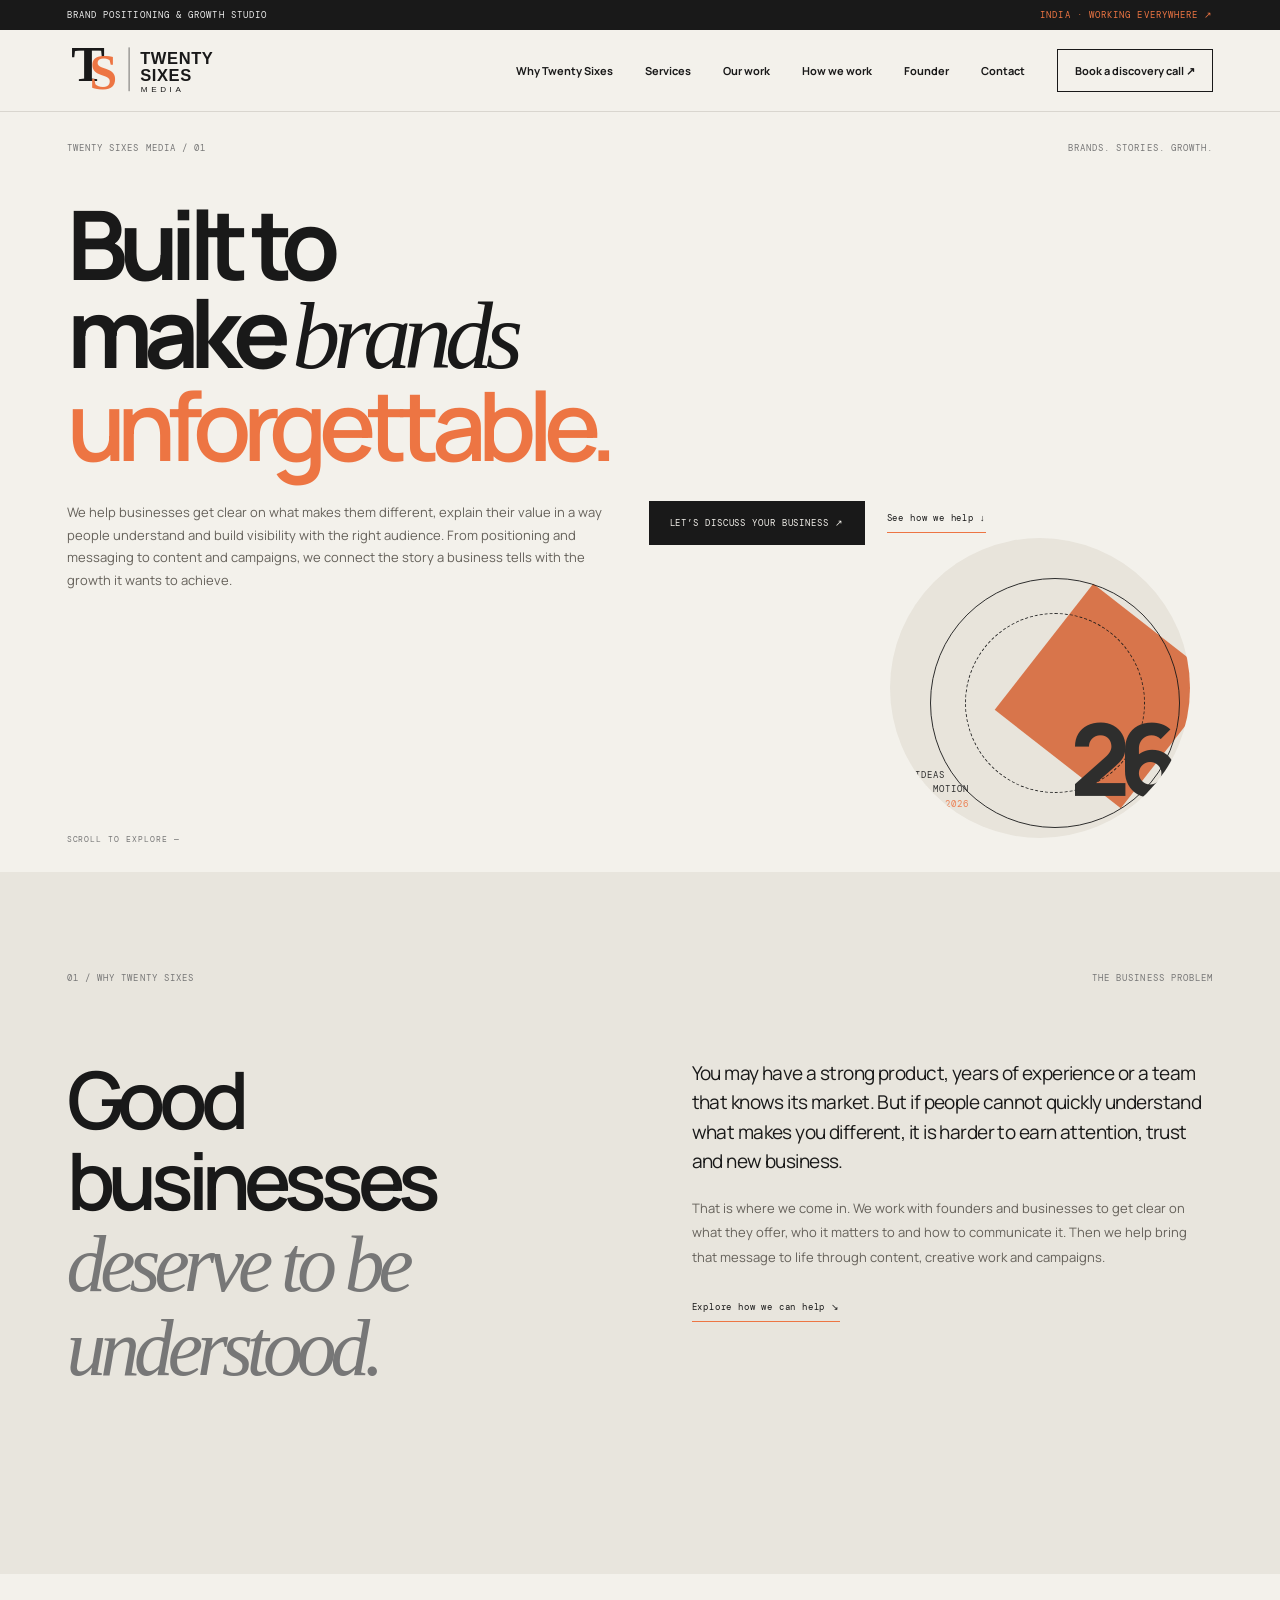
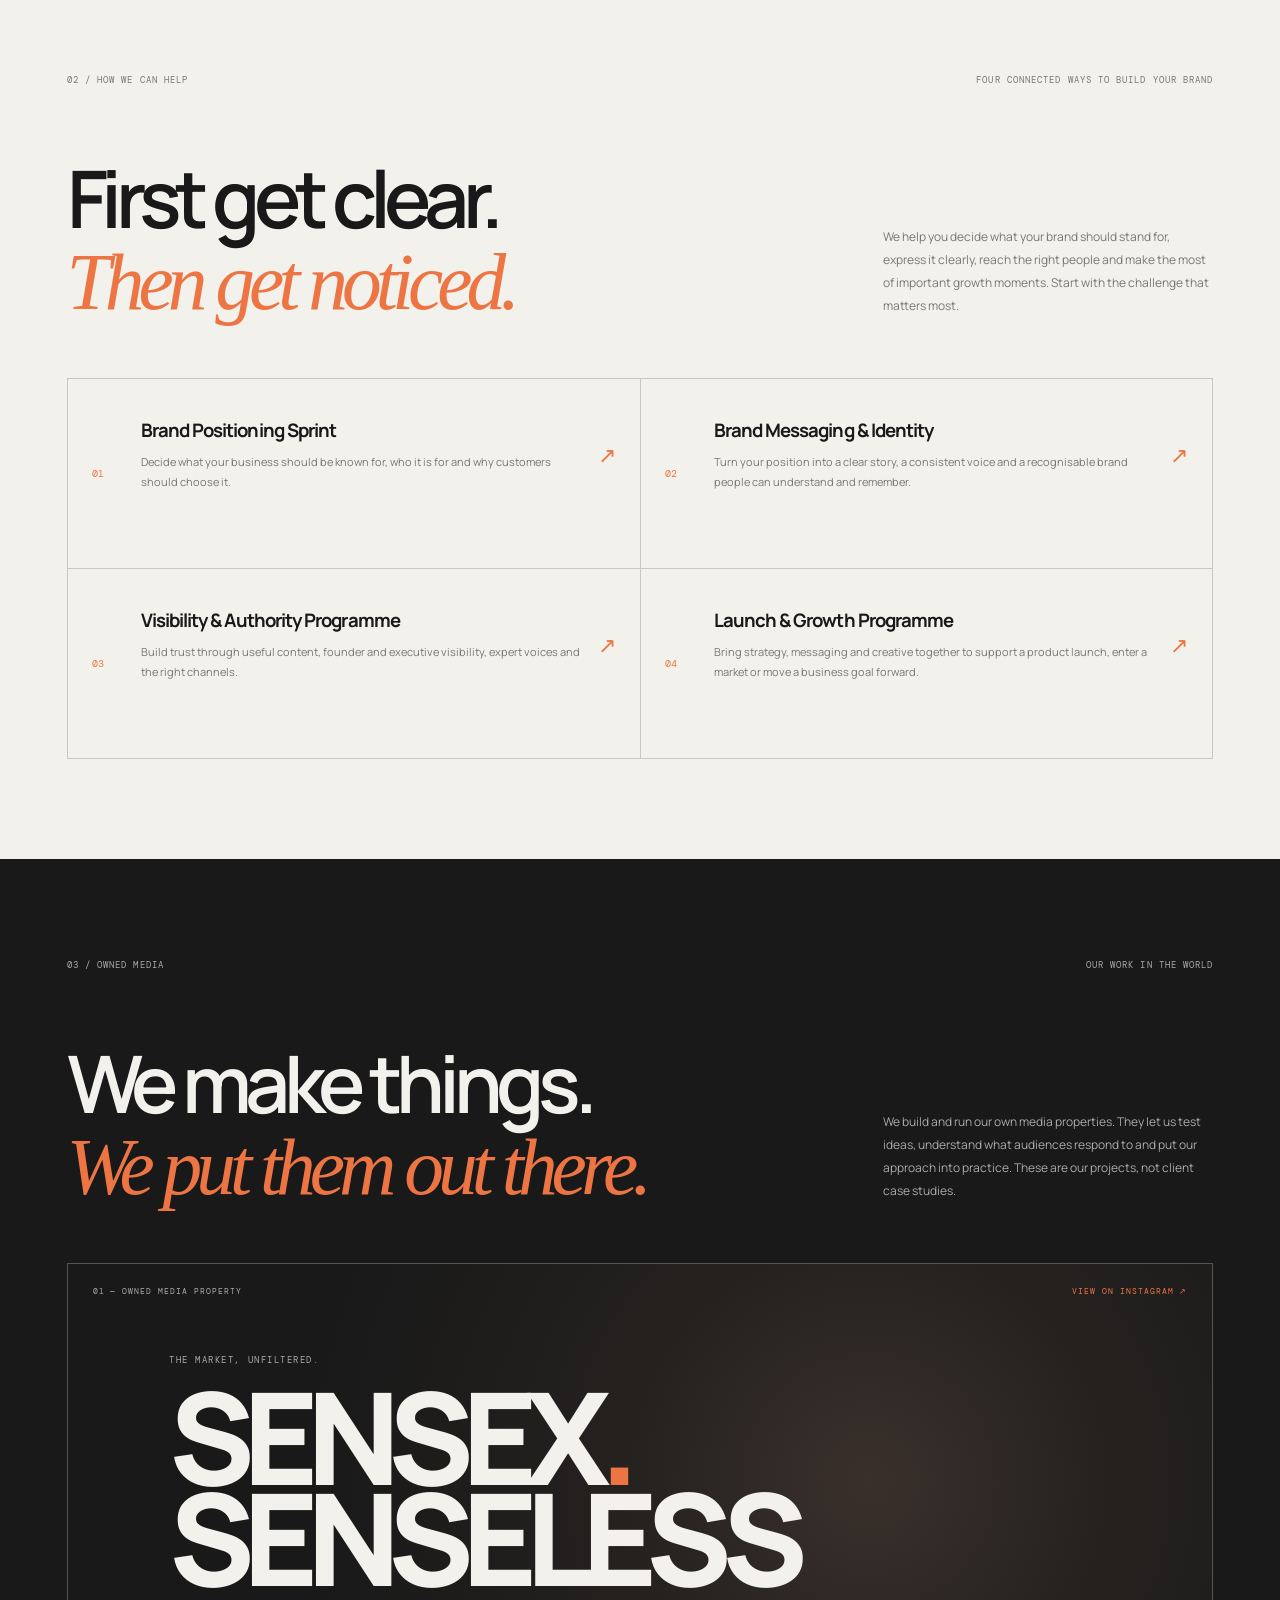
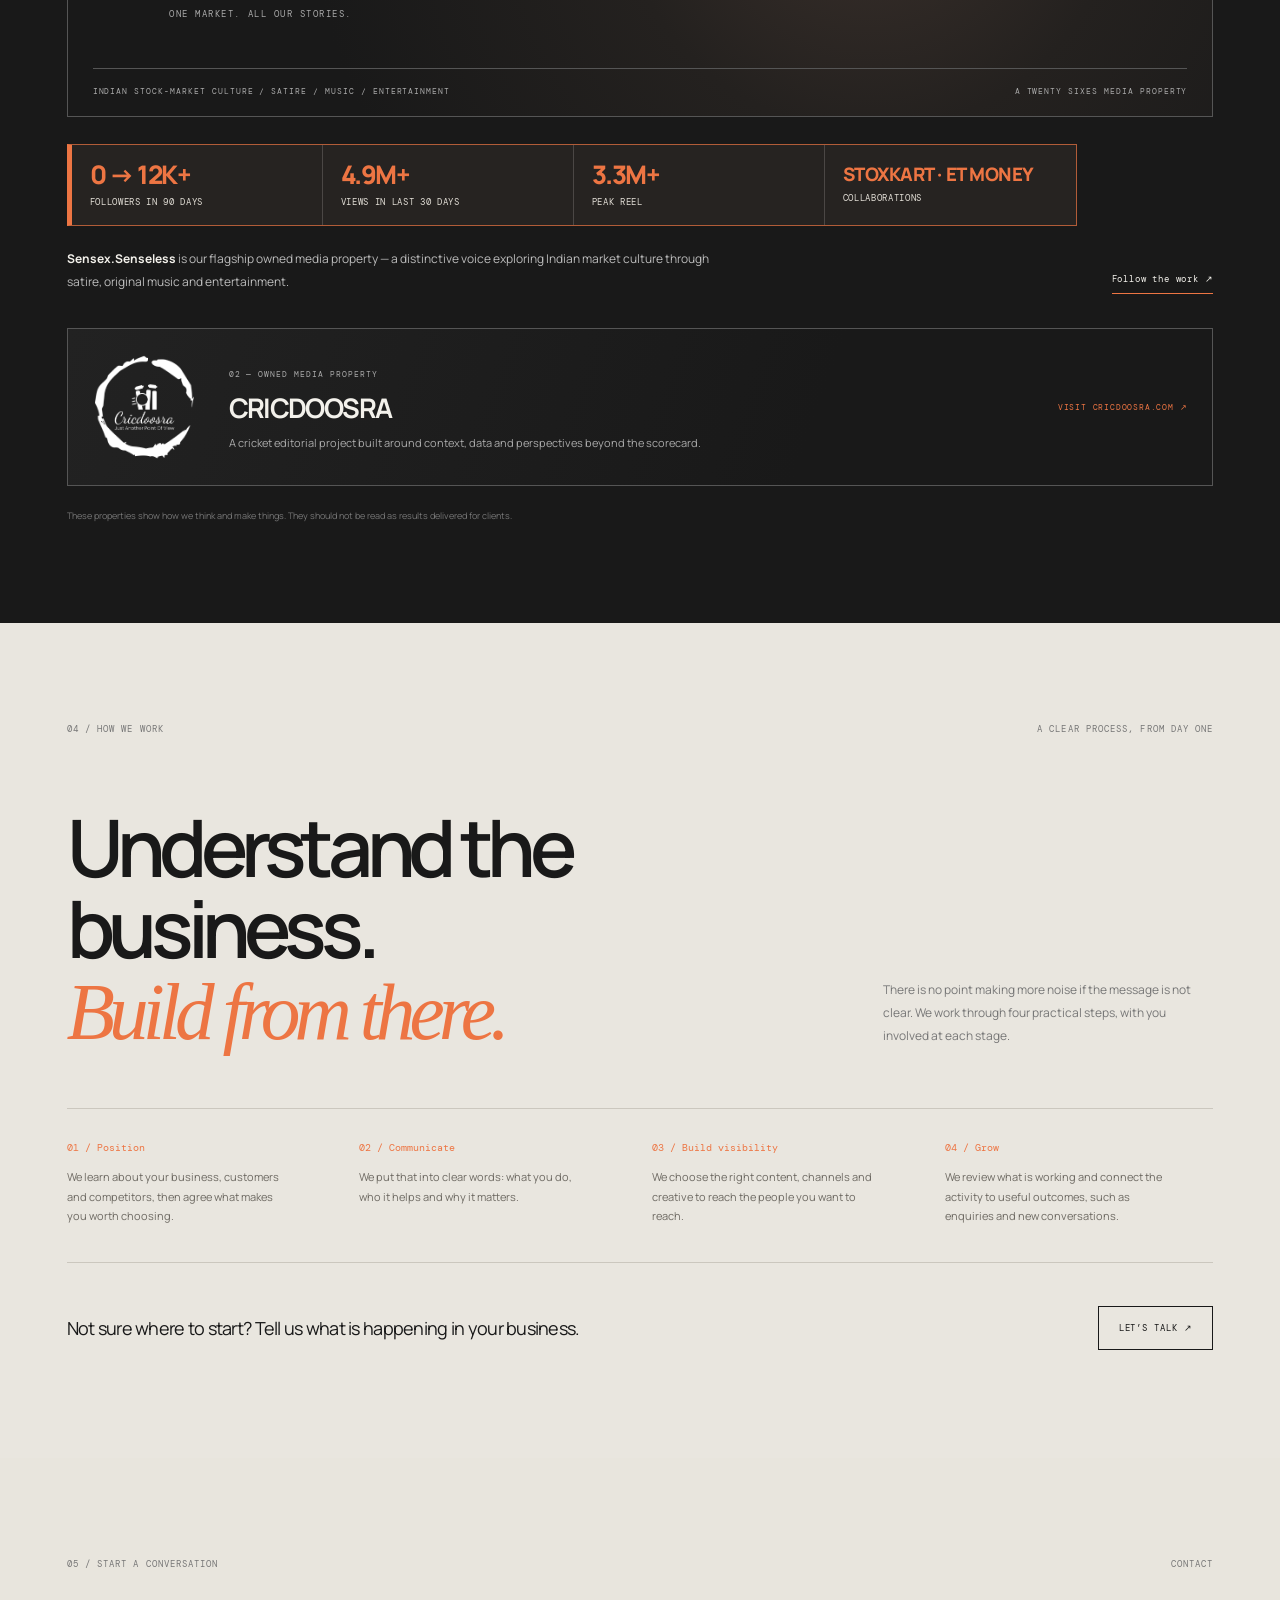
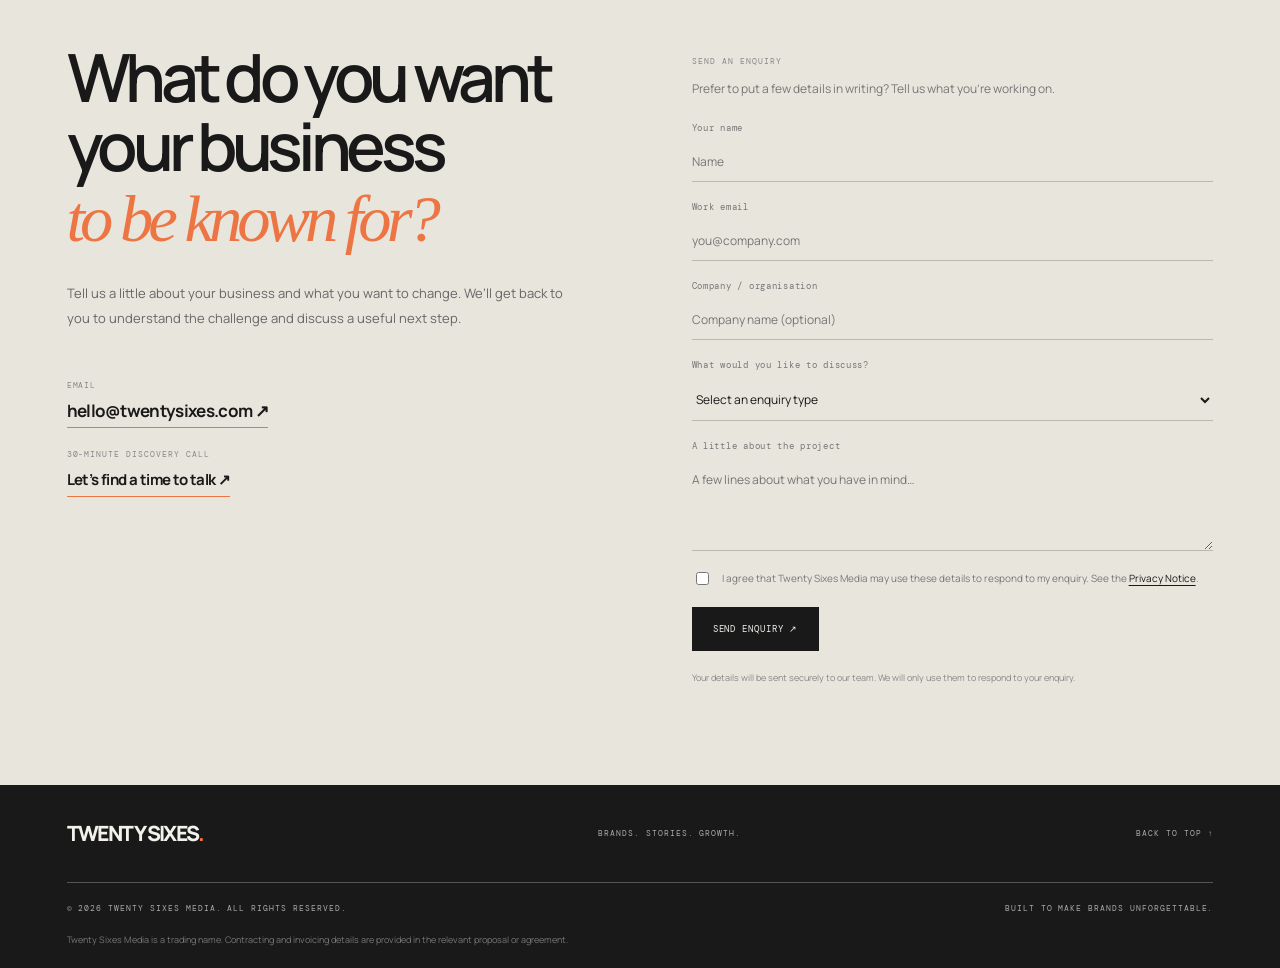
<file: index.html>
<!doctype html>
<html lang="en">
<head>
  <meta charset="utf-8"><meta name="viewport" content="width=device-width, initial-scale=1">
  <meta name="description" content="We help businesses clarify their positioning, explain what makes them different and build visibility that earns trust and creates business opportunities.">
  <meta name="theme-color" content="#f3f1eb">
  <link rel="canonical" href="https://twentysixes.com/">
  <meta property="og:locale" content="en_IN">
  <meta property="og:type" content="website">
  <meta property="og:site_name" content="Twenty Sixes Media">
  <meta property="og:url" content="https://twentysixes.com/">
  <meta property="og:title" content="Twenty Sixes Media | Brand Positioning & Growth Studio">
  <meta property="og:description" content="We help businesses clarify their positioning, explain what makes them different and build visibility that earns trust and creates business opportunities.">
  <meta property="og:image" content="https://twentysixes.com/assets/twentysixes-whatsapp-preview.jpg?v=122">
  <meta property="og:image:secure_url" content="https://twentysixes.com/assets/twentysixes-whatsapp-preview.jpg?v=122">
  <meta property="og:image:type" content="image/jpeg">
  <meta property="og:image:width" content="1200">
  <meta property="og:image:height" content="630">
  <meta property="og:image:alt" content="Twenty Sixes Media | Brand Positioning & Growth Studio">
  <meta name="twitter:card" content="summary_large_image">
  <meta name="twitter:title" content="Twenty Sixes Media | Brand Positioning & Growth Studio">
  <meta name="twitter:description" content="We help businesses clarify their positioning, explain what makes them different and build visibility that earns trust and creates business opportunities.">
  <meta name="twitter:image" content="https://twentysixes.com/assets/twentysixes-whatsapp-preview.jpg?v=122">
  <title>Twenty Sixes Media | Brand Positioning & Growth Studio</title>
  <script type="application/ld+json">
  {
    "@context": "https://schema.org",
    "@graph": [
      {
        "@type": "Organization",
        "@id": "https://twentysixes.com/#organization",
        "name": "Twenty Sixes Media",
        "url": "https://twentysixes.com/",
        "description": "A Brand Positioning & Growth Studio helping businesses clarify their position, communicate their value and build visibility that earns trust and creates opportunities.",
        "logo": {
          "@type": "ImageObject",
          "url": "https://twentysixes.com/brand-assets/04_Exports_PNG_JPEG/Twenty-Sixes_TS_512.png"
        },
        "email": "hello@twentysixes.com",
        "founder": { "@id": "https://twentysixes.com/founder/#person" },
        "address": {
          "@type": "PostalAddress",
          "addressLocality": "Mumbai",
          "addressRegion": "Maharashtra",
          "addressCountry": "IN"
        }
      },
      {
        "@type": "WebSite",
        "@id": "https://twentysixes.com/#website",
        "url": "https://twentysixes.com/",
        "name": "Twenty Sixes Media",
        "publisher": { "@id": "https://twentysixes.com/#organization" },
        "inLanguage": "en-IN"
      }
    ]
  }
  </script>
  <link rel="icon" href="/favicon.svg" type="image/svg+xml">
  <link rel="icon" href="/favicon.ico" sizes="any">
  <link rel="apple-touch-icon" href="brand-assets/03_Favicon_App_Icons/apple-touch-icon.png">
  <meta name="msapplication-TileColor" content="#191919">
  <link rel="preconnect" href="https://fonts.googleapis.com"><link rel="preconnect" href="https://fonts.gstatic.com" crossorigin>
  <link href="https://fonts.googleapis.com/css2?family=DM+Mono:wght@400;500&family=Manrope:wght@400;500;600;700;800&display=swap" rel="stylesheet">
  <link rel="stylesheet" href="styles.css">
</head>
<body id="top">
  <div class="topline"><span>BRAND POSITIONING &amp; GROWTH STUDIO</span><span>INDIA · WORKING EVERYWHERE ↗︎</span></div>
  <header class="site-header">
    <a class="brand-lockup" href="/" aria-label="Twenty Sixes Media home"><img src="assets/twentysixes-direction03.svg" alt="Twenty Sixes Media"></a>
    <button class="menu" aria-label="Open navigation" aria-expanded="false">☰</button>
    <nav aria-label="Main navigation"><a href="#studio">Why Twenty Sixes</a><a href="#services">Services</a><a href="#work">Our work</a><a href="#approach">How we work</a><a href="founder/index.html">Founder</a><a href="#contact">Contact</a><a class="navcta" href="https://calendly.com/pk-twentysixes/30min" target="_blank" rel="noopener noreferrer">Book a discovery call ↗︎</a></nav>
  </header>
  <main id="home">
    <section class="hero">
      <div class="meta"><span>TWENTY SIXES MEDIA / 01</span><span>BRANDS. STORIES. GROWTH.</span></div>
      <h1><strong>Built to</strong><br><strong>make <em>brands</em></strong><br><span class="accent-word">unforgettable.</span></h1>
      <div class="hero-bottom hero-bottom-positioning"><p>We help businesses get clear on what makes them different, explain their value in a way people understand and build visibility with the right audience. From positioning and messaging to content and campaigns, we connect the story a business tells with the growth it wants to achieve.</p><div class="hero-actions"><a class="button button-dark" href="https://calendly.com/pk-twentysixes/30min" target="_blank" rel="noopener noreferrer">Let’s discuss your business ↗︎</a><a class="text-link" href="#services">See how we help ↓</a></div></div>
      <div class="hero-art" aria-hidden="true"><div class="orbit orbit-one"></div><div class="orbit orbit-two"></div><div class="art-square"></div><span>26</span><small>IDEAS<br>IN MOTION<br><i>EST. 2026</i></small></div>
      <div class="scroll-note">SCROLL TO EXPLORE —</div>
    </section>

    <section class="studio section-pad" id="studio">
      <div class="eyebrow"><span>01 / WHY TWENTY SIXES</span><span>THE BUSINESS PROBLEM</span></div>
      <div class="two-col studio-grid"><h2>Good businesses<br><em>deserve to be understood.</em></h2><div><p class="lead">You may have a strong product, years of experience or a team that knows its market. But if people cannot quickly understand what makes you different, it is harder to earn attention, trust and new business.</p><p>That is where we come in. We work with founders and businesses to get clear on what they offer, who it matters to and how to communicate it. Then we help bring that message to life through content, creative work and campaigns.</p><a class="text-link dark-link" href="#services">Explore how we can help ↘</a></div></div>
    </section>

    <section class="services section-pad" id="services">
      <div class="eyebrow"><span>02 / HOW WE CAN HELP</span><span>FOUR CONNECTED WAYS TO BUILD YOUR BRAND</span></div>
      <div class="section-heading"><h2>First get clear.<br><em>Then get noticed.</em></h2><p>We help you decide what your brand should stand for, express it clearly, reach the right people and make the most of important growth moments. Start with the challenge that matters most.</p></div>
      <div class="service-list" aria-label="Explore our services">
        <article class="service-trigger" role="button" tabindex="0" data-service="position" aria-haspopup="dialog" aria-label="Explore Brand Positioning Sprint"><i>01</i><div><h3>Brand Positioning Sprint</h3><p>Decide what your business should be known for, who it is for and why customers should choose it.</p></div><span aria-hidden="true">↗︎</span></article>
        <article class="service-trigger" role="button" tabindex="0" data-service="identity" aria-haspopup="dialog" aria-label="Explore Brand Messaging and Identity"><i>02</i><div><h3>Brand Messaging &amp; Identity</h3><p>Turn your position into a clear story, a consistent voice and a recognisable brand people can understand and remember.</p></div><span aria-hidden="true">↗︎</span></article>
        <article class="service-trigger" role="button" tabindex="0" data-service="visibility" aria-haspopup="dialog" aria-label="Explore Visibility and Authority Programme"><i>03</i><div><h3>Visibility &amp; Authority Programme</h3><p>Build trust through useful content, founder and executive visibility, expert voices and the right channels.</p></div><span aria-hidden="true">↗︎</span></article>
        <article class="service-trigger" role="button" tabindex="0" data-service="growth" aria-haspopup="dialog" aria-label="Explore Launch and Growth Programme"><i>04</i><div><h3>Launch &amp; Growth Programme</h3><p>Bring strategy, messaging and creative together to support a product launch, enter a market or move a business goal forward.</p></div><span aria-hidden="true">↗︎</span></article>
      </div>
      <div class="service-dialog" id="service-dialog" aria-hidden="true">
        <div class="service-dialog-backdrop" data-close-dialog></div>
        <section class="service-dialog-panel" role="dialog" aria-modal="true" aria-labelledby="dialog-title" aria-describedby="dialog-intro" tabindex="-1">
          <button class="dialog-close" type="button" aria-label="Close service details">× <span>CLOSE</span></button>
          <div class="dialog-kicker" id="dialog-kicker">01 / THE WORK</div>
          <div class="dialog-layout">
            <div class="dialog-copy"><h2 id="dialog-title">Content strategy <em>&amp; creative.</em></h2><p class="dialog-intro" id="dialog-intro"></p><div class="dialog-subhead">WHAT YOU GET</div><ul class="dialog-deliverables" id="dialog-deliverables"></ul><div class="dialog-subhead">HOW WE GET THERE</div><div class="dialog-steps" id="dialog-steps"></div><a class="button button-dark dialog-cta" href="#contact" id="dialog-cta">Talk to us about this ↗︎</a></div>
            <div class="dialog-art" aria-hidden="true"><div class="art-index" id="art-index">01</div><div class="art-label" id="art-label">THE BIG PICTURE</div><div class="art-composition" id="art-composition"><span></span><span></span><span></span><b>IDEA<br>→ IMPACT</b></div><div class="art-foot" id="art-foot">A clear point of view, made useful.</div></div>
          </div>
        </section>
      </div>
    </section>

    <section class="work section-pad" id="work">
      <div class="eyebrow light"><span>03 / OWNED MEDIA</span><span>OUR WORK IN THE WORLD</span></div>
      <div class="section-heading work-heading"><h2>We make things.<br><em>We put them out there.</em></h2><p>We build and run our own media properties. They let us test ideas, understand what audiences respond to and put our approach into practice. These are our projects, not client case studies.</p></div>
      <a class="sensex-card" href="https://www.instagram.com/sensex.senseless/" target="_blank" rel="noopener noreferrer" aria-label="Explore Sensex.Senseless on Instagram">
        <div class="card-top"><span>01 — OWNED MEDIA PROPERTY</span><span>VIEW ON INSTAGRAM ↗︎</span></div>
        <div class="sensex-lockup"><small>THE MARKET, UNFILTERED.</small><strong>SENSEX<span>.</span><br>SENSELESS</strong><small>ONE MARKET. ALL OUR STORIES.</small></div>
        <div class="card-bottom"><span>INDIAN STOCK-MARKET CULTURE / SATIRE / MUSIC / ENTERTAINMENT</span><span>A TWENTY SIXES MEDIA PROPERTY</span></div>
      </a>
      <div class="work-foot"><div class="work-foot-copy"><div class="sensex-proof-panel" aria-label="Sensex.Senseless audience and commercial proof">
          <div class="sensex-proof-item"><strong>0 → 12K+</strong><span>FOLLOWERS IN 90 DAYS</span></div>
          <div class="sensex-proof-item"><strong>4.9M+</strong><span>VIEWS IN LAST 30 DAYS</span></div>
          <div class="sensex-proof-item"><strong>3.3M+</strong><span>PEAK REEL</span></div>
          <div class="sensex-proof-item sensex-partners"><strong>STOXKART · ET MONEY</strong><span>COLLABORATIONS</span></div>
        </div><p><strong>Sensex.Senseless</strong> is our flagship owned media property — a distinctive voice exploring Indian market culture through satire, original music and entertainment.</p></div><a class="text-link light-link" href="https://www.instagram.com/sensex.senseless/" target="_blank" rel="noopener noreferrer">Follow the work ↗︎</a></div>
      <a class="cricdoosra-card" href="https://cricdoosra.com/" target="_blank" rel="noopener noreferrer" aria-label="Explore CricDoosra website"><div class="cricdoosra-mark"><img src="assets/cricdoosra-logo.png" alt="CricDoosra — Just Another Point Of View"></div><div class="cricdoosra-copy"><small>02 — OWNED MEDIA PROPERTY</small><h3>CRICDOOSRA</h3><p>A cricket editorial project built around context, data and perspectives beyond the scorecard.</p></div><div class="cricdoosra-link">VISIT CRICDOOSRA.COM ↗︎</div></a>
      <p class="portfolio-note">These properties show how we think and make things. They should not be read as results delivered for clients.</p>
    </section>

    <section class="approach section-pad" id="approach">
      <div class="eyebrow"><span>04 / HOW WE WORK</span><span>A CLEAR PROCESS, FROM DAY ONE</span></div>
      <div class="section-heading"><h2>Understand the business.<br><em>Build from there.</em></h2><p>There is no point making more noise if the message is not clear. We work through four practical steps, with you involved at each stage.</p></div>
      <div class="approach-grid"><div><b>01 / Position</b><p>We learn about your business, customers and competitors, then agree what makes you worth choosing.</p></div><div><b>02 / Communicate</b><p>We put that into clear words: what you do, who it helps and why it matters.</p></div><div><b>03 / Build visibility</b><p>We choose the right content, channels and creative to reach the people you want to reach.</p></div><div><b>04 / Grow</b><p>We review what is working and connect the activity to useful outcomes, such as enquiries and new conversations.</p></div></div>
      <div class="callout"><p>Not sure where to start? Tell us what is happening in your business.</p><a class="button button-outline" href="https://calendly.com/pk-twentysixes/30min" target="_blank" rel="noopener noreferrer">Let’s talk ↗︎</a></div>
    </section>

    <section class="contact section-pad" id="contact">
      <div class="eyebrow"><span>05 / START A CONVERSATION</span><span>CONTACT</span></div>
      <div class="two-col contact-grid"><div><h2>What do you want your business <em>to be known for?</em></h2>
      <p class="contact-intro">Tell us a little about your business and what you want to change. We’ll get back to you to understand the challenge and discuss a useful next step.</p><div class="contact-details"><span>EMAIL</span><a href="mailto:hello@twentysixes.com">hello@twentysixes.com ↗︎</a><span>30-MINUTE DISCOVERY CALL</span><a class="booking-link" href="https://calendly.com/pk-twentysixes/30min" target="_blank" rel="noopener noreferrer">Let’s find a time to talk ↗︎</a></div></div>
        <div class="contact-form-wrap"><div class="form-intro"><span>SEND AN ENQUIRY</span><p>Prefer to put a few details in writing? Tell us what you’re working on.</p></div><form id="enquiry-form" action="https://formspree.io/f/xgakzgqq" method="POST">
          <label>Your name<input name="name" autocomplete="name" placeholder="Name" required></label>
          <label>Work email<input name="email" type="email" autocomplete="email" placeholder="you@company.com" required></label>
          <label>Company / organisation<input name="company" autocomplete="organization" placeholder="Company name (optional)"></label>
          <label>What would you like to discuss?<select name="enquiry" required><option value="" disabled selected>Select an enquiry type</option><option>Brand Positioning Sprint</option><option>Brand Messaging &amp; Identity</option><option>Visibility &amp; Authority Programme</option><option>Launch &amp; Growth Programme</option><option>Not sure yet — let’s discuss</option></select></label>
          <label>A little about the project<textarea name="message" rows="4" placeholder="A few lines about what you have in mind…" required></textarea></label>
          <label class="consent"><input type="checkbox" name="consent" value="Agreed" required><span>I agree that Twenty Sixes Media may use these details to respond to my enquiry. See the <a href="privacy.html">Privacy Notice</a>.</span></label>
          <input type="text" name="_gotcha" class="hp-field" tabindex="-1" autocomplete="off" aria-hidden="true"><input type="hidden" name="_subject" value="New website enquiry — Twenty Sixes Media"><button class="button button-dark" type="submit">Send enquiry ↗︎</button>
          <p class="form-note" id="form-status" aria-live="polite">Your details will be sent securely to our team. We will only use them to respond to your enquiry.</p>
        </form></div></div>
    </section>
  </main>
  <footer><div class="footer-top"><a class="logo" href="/">TWENTY SIXES<span>.</span></a><span>BRANDS. STORIES. GROWTH.</span><a href="/">BACK TO TOP ↑</a></div><div class="footer-bottom"><span>© <span id="year"></span> TWENTY SIXES MEDIA. ALL RIGHTS RESERVED.</span><span class="footer-hero-line">BUILT TO MAKE BRANDS UNFORGETTABLE.</span></div><p class="legal-line">Twenty Sixes Media is a trading name. Contracting and invoicing details are provided in the relevant proposal or agreement.</p></footer>
  <button class="back-to-top" type="button" aria-label="Back to top" title="Back to top">↑</button>
  <script src="script.js"></script>
</body>
</html>
</file>
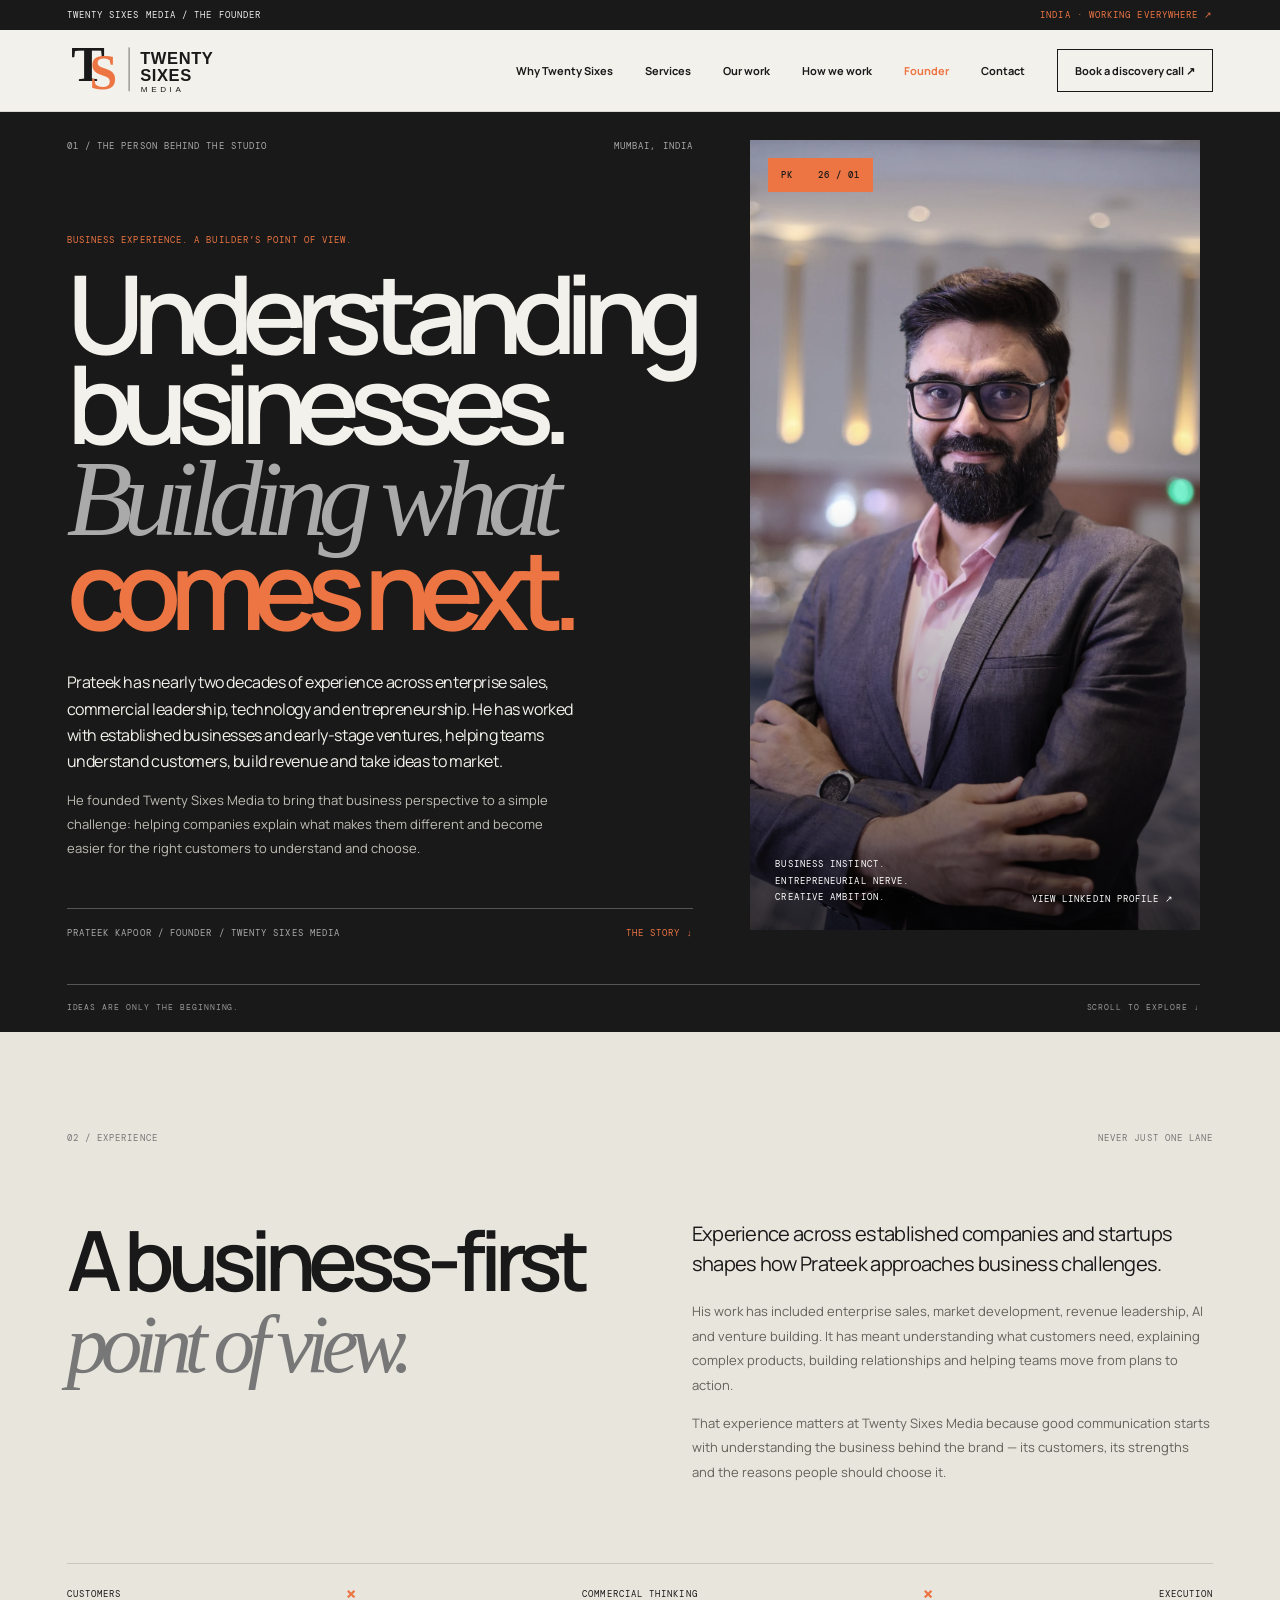
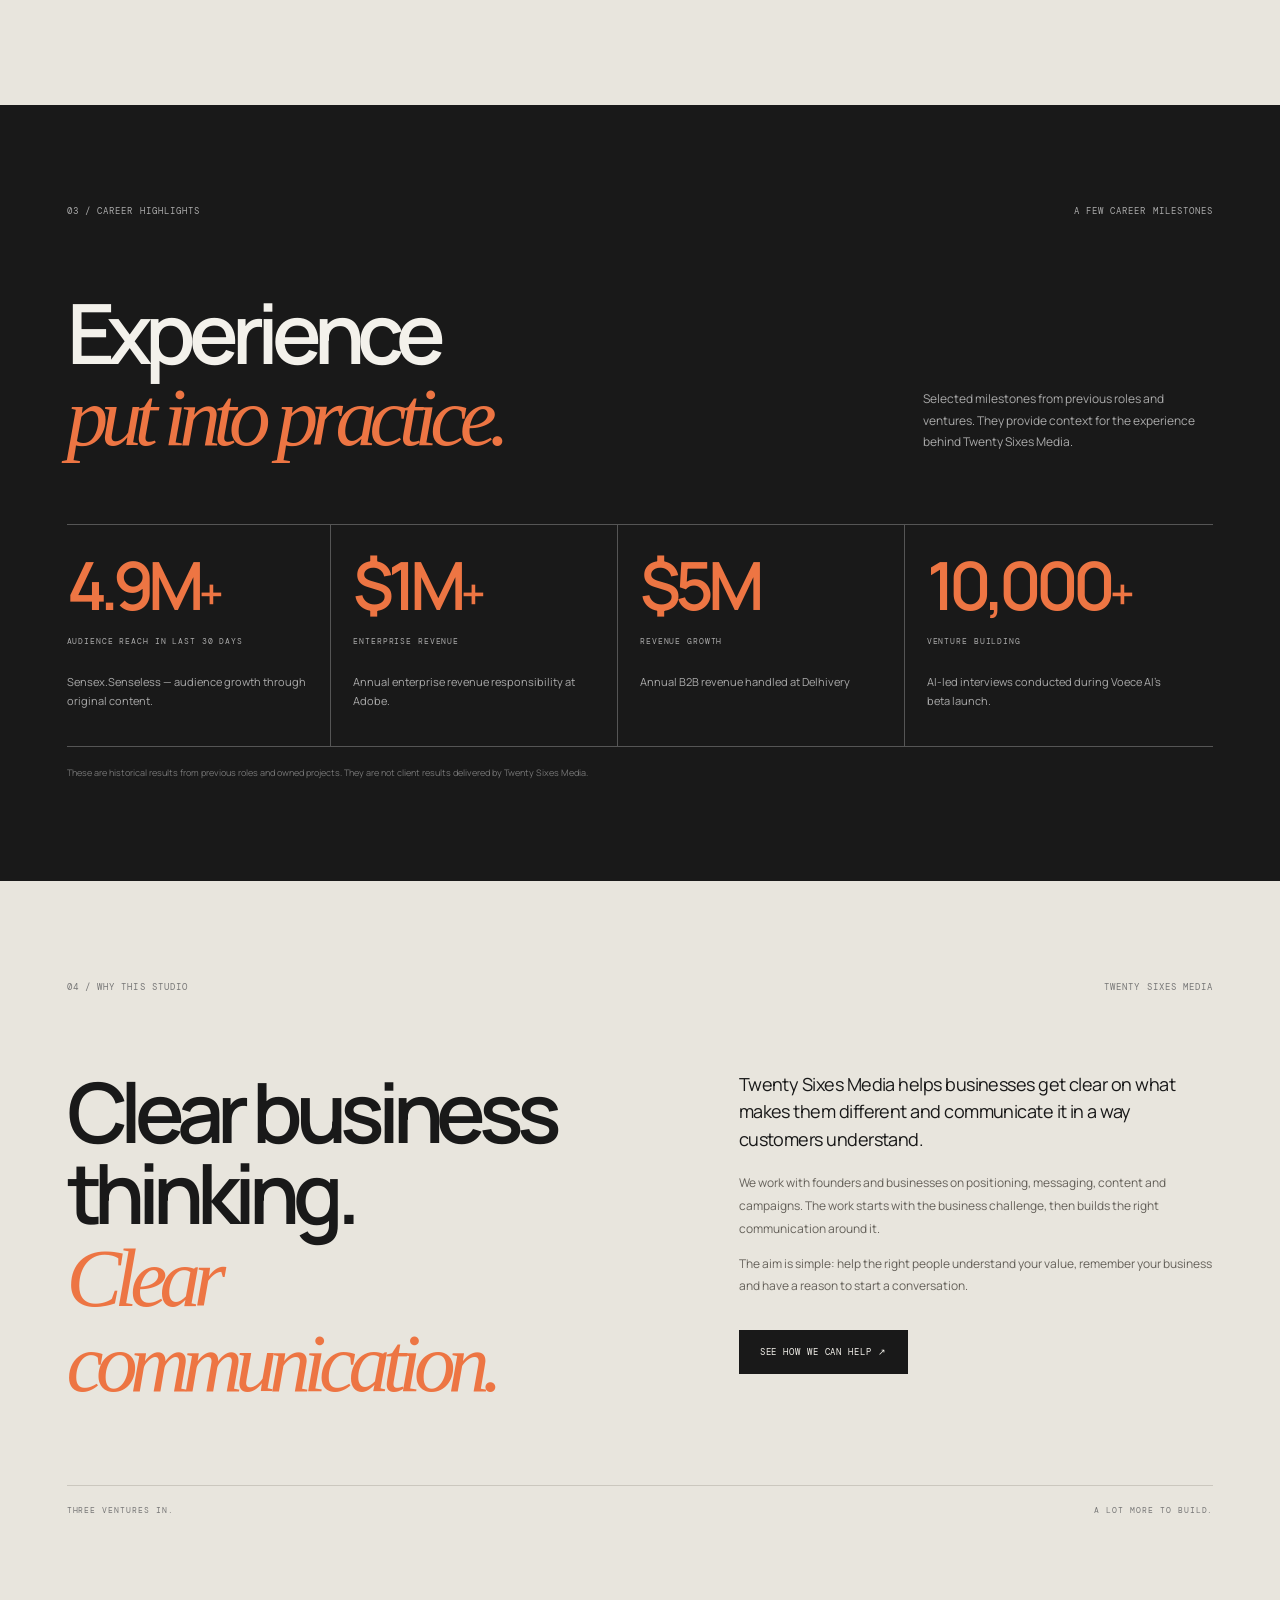
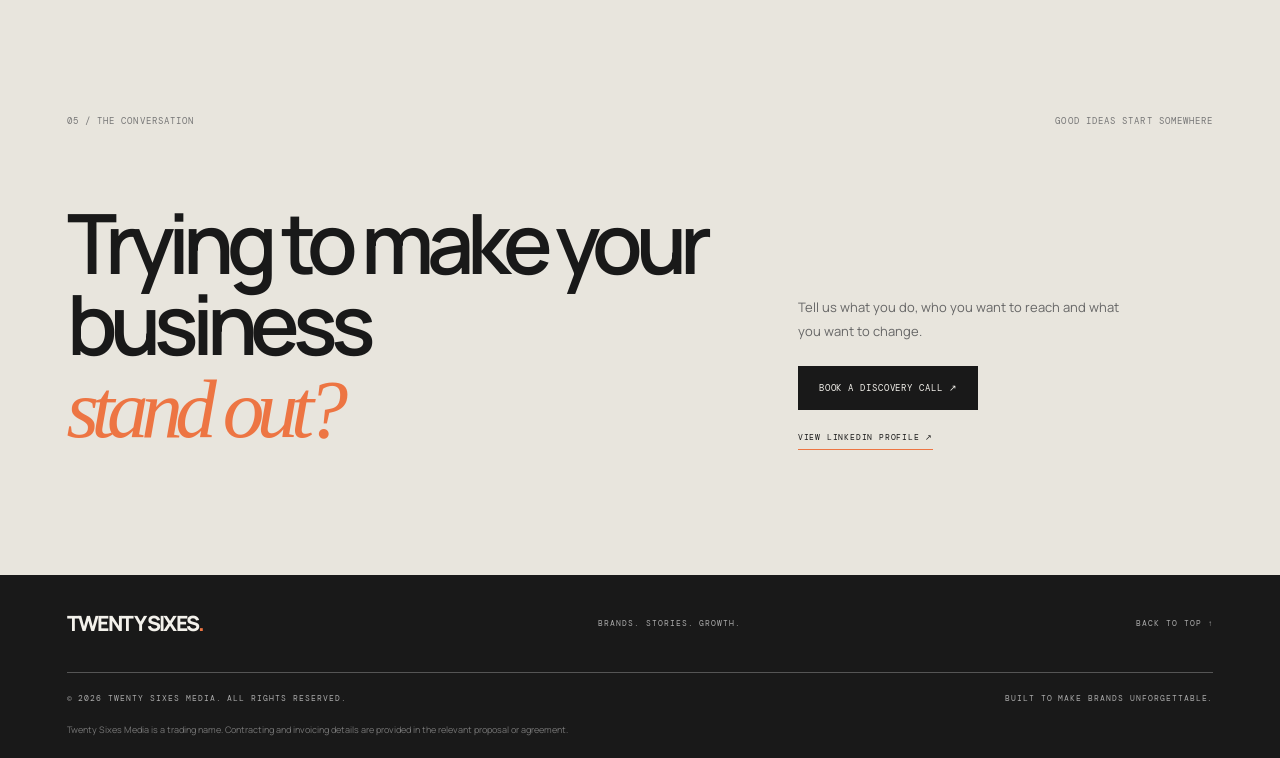
<file: founder/index.html>
<!doctype html>
<html lang="en">
<head>
  <meta charset="utf-8"><meta name="viewport" content="width=device-width, initial-scale=1">
  <meta name="description" content="Prateek Kapoor — founder of Twenty Sixes Media. Prateek Kapoor, founder of Twenty Sixes Media — bringing commercial experience to brand positioning, communication and growth.">
  <meta name="theme-color" content="#191919">
  <link rel="canonical" href="https://twentysixes.com/founder/">
  <meta property="og:type" content="profile"><meta property="og:site_name" content="Twenty Sixes Media">
  <meta property="og:url" content="https://twentysixes.com/founder/">
  <meta property="og:title" content="Prateek Kapoor — Founder, Twenty Sixes Media">
  <meta property="og:description" content="Nearly two decades of commercial experience, entrepreneurship and building businesses.">
  <meta property="og:image" content="https://twentysixes.com/founder/prateek-kapoor.webp">
  <meta name="twitter:card" content="summary_large_image"><meta name="twitter:title" content="Prateek Kapoor — Founder, Twenty Sixes Media">
  <meta name="twitter:description" content="Nearly two decades of commercial experience, entrepreneurship and building businesses.">
  <meta name="twitter:image" content="https://twentysixes.com/founder/prateek-kapoor.webp">
  <title>Prateek Kapoor — Founder | Twenty Sixes Media</title>
  <script type="application/ld+json">
  {
    "@context": "https://schema.org",
    "@graph": [
      {
        "@type": "Person",
        "@id": "https://twentysixes.com/founder/#person",
        "name": "Prateek Kapoor",
        "url": "https://twentysixes.com/founder/",
        "jobTitle": "Founder",
        "worksFor": { "@id": "https://twentysixes.com/#organization" },
        "sameAs": [ "https://www.linkedin.com/in/prateekkapoor2/" ],
        "image": "https://twentysixes.com/founder/prateek-kapoor.webp"
      },
      {
        "@type": "ProfilePage",
        "@id": "https://twentysixes.com/founder/#webpage",
        "url": "https://twentysixes.com/founder/",
        "name": "Prateek Kapoor — Founder, Twenty Sixes Media",
        "mainEntity": { "@id": "https://twentysixes.com/founder/#person" },
        "isPartOf": { "@id": "https://twentysixes.com/#website" },
        "inLanguage": "en-IN"
      }
    ]
  }
  </script>
  <link rel="icon" href="/favicon.svg" type="image/svg+xml">
  <link rel="icon" href="/favicon.ico" sizes="any">
  <link rel="apple-touch-icon" href="../brand-assets/03_Favicon_App_Icons/apple-touch-icon.png">
  <link rel="preconnect" href="https://fonts.googleapis.com"><link rel="preconnect" href="https://fonts.gstatic.com" crossorigin>
  <link href="https://fonts.googleapis.com/css2?family=DM+Mono:wght@400;500&family=Manrope:wght@400;500;600;700;800&display=swap" rel="stylesheet">
  <link rel="stylesheet" href="../styles.css"><link rel="stylesheet" href="founder.css">
</head>
<body id="top" class="founder-page">
  <div class="topline"><span>TWENTY SIXES MEDIA / THE FOUNDER</span><span>INDIA · WORKING EVERYWHERE ↗︎</span></div>
  <header class="site-header">
    <a class="brand-lockup" href="../index.html" aria-label="Twenty Sixes Media home"><img src="../assets/twentysixes-direction03.svg" alt="Twenty Sixes Media"></a>
    <button class="menu" aria-label="Open navigation" aria-expanded="false">☰</button>
    <nav aria-label="Main navigation"><a href="../index.html#studio">Why Twenty Sixes</a><a href="../index.html#services">Services</a><a href="../index.html#work">Our work</a><a href="../index.html#approach">How we work</a><a class="active" href="index.html" aria-current="page">Founder</a><a href="../index.html#contact">Contact</a><a class="navcta" href="https://calendly.com/pk-twentysixes/30min" target="_blank" rel="noopener noreferrer">Book a discovery call ↗︎</a></nav>
  </header>
  <main>
    <section class="founder-hero">
      <div class="founder-hero-copy">
        <div class="founder-kicker"><span>01 / THE PERSON BEHIND THE STUDIO</span><span>MUMBAI, INDIA</span></div>
        <p class="founder-overline">BUSINESS EXPERIENCE. A BUILDER’S POINT OF VIEW.</p>
        <h1>Understanding<br>businesses.<br><em>Building what</em><br><span>comes next.</span></h1>
        <div class="founder-intro"><p>Prateek has nearly two decades of experience across enterprise sales, commercial leadership, technology and entrepreneurship. He has worked with established businesses and early-stage ventures, helping teams understand customers, build revenue and take ideas to market.</p><p>He founded Twenty Sixes Media to bring that business perspective to a simple challenge: helping companies explain what makes them different and become easier for the right customers to understand and choose.</p></div>
        <div class="founder-hero-bottom"><span>PRATEEK KAPOOR / FOUNDER / TWENTY SIXES MEDIA</span><a href="#the-journey">THE STORY ↓</a></div>
      </div>
      <div class="founder-portrait-wrap"><img class="founder-portrait" src="prateek-kapoor.webp" alt="Prateek Kapoor, Founder of Twenty Sixes Media" fetchpriority="high"><div class="portrait-index">PK <span>26 / 01</span></div><div class="portrait-caption">BUSINESS INSTINCT.<br>ENTREPRENEURIAL NERVE.<br>CREATIVE AMBITION.</div><a class="portrait-linkedin" href="https://www.linkedin.com/in/prateekkapoor2/" target="_blank" rel="noopener noreferrer">VIEW LINKEDIN PROFILE ↗</a></div>
      <div class="hero-bottom-rule"><span>IDEAS ARE ONLY THE BEGINNING.</span><span>SCROLL TO EXPLORE ↓</span></div>
    </section>

    <section class="journey section-pad" id="the-journey">
      <div class="eyebrow"><span>02 / EXPERIENCE</span><span>NEVER JUST ONE LANE</span></div>
      <div class="journey-grid"><h2>A business-first<br><em>point of view.</em></h2><div class="journey-copy"><p class="lead">Experience across established companies and startups shapes how Prateek approaches business challenges.</p><p>His work has included enterprise sales, market development, revenue leadership, AI and venture building. It has meant understanding what customers need, explaining complex products, building relationships and helping teams move from plans to action.</p><p>That experience matters at Twenty Sixes Media because good communication starts with understanding the business behind the brand — its customers, its strengths and the reasons people should choose it.</p></div></div>
      <div class="journey-stamp"><span>CUSTOMERS</span><b>×</b><span>COMMERCIAL THINKING</span><b>×</b><span>EXECUTION</span></div>
    </section>

    <section class="proof section-pad">
      <div class="eyebrow light"><span>03 / CAREER HIGHLIGHTS</span><span>A FEW CAREER MILESTONES</span></div>
      <div class="proof-heading"><h2>Experience<br><em>put into practice.</em></h2><p>Selected milestones from previous roles and ventures. They provide context for the experience behind Twenty Sixes Media.</p></div>
      <div class="proof-grid">
        <article><strong>4.9M<span>+</span></strong><span>AUDIENCE REACH IN LAST 30 DAYS</span><p>Sensex.Senseless — audience growth through original content.</p></article>
        <article><strong>$1M<span>+</span></strong><span>ENTERPRISE REVENUE</span><p>Annual enterprise revenue responsibility at Adobe.</p></article>
        <article><strong>$5M</strong><span>REVENUE GROWTH</span><p>Annual B2B revenue handled at Delhivery</p></article>
        <article><strong>10,000<span>+</span></strong><span>VENTURE BUILDING</span><p>AI-led interviews conducted during Voece AI’s beta launch.</p></article>
      </div>
      <p class="proof-note">These are historical results from previous roles and owned projects. They are not client results delivered by Twenty Sixes Media.</p>
    </section>

    <section class="next-chapter section-pad">
      <div class="eyebrow light"><span>04 / WHY THIS STUDIO</span><span>TWENTY SIXES MEDIA</span></div>
      <div class="next-grid"><div><h2>Clear business thinking.<br><em>Clear communication.</em></h2></div><div class="next-copy"><p class="lead">Twenty Sixes Media helps businesses get clear on what makes them different and communicate it in a way customers understand.</p><p>We work with founders and businesses on positioning, messaging, content and campaigns. The work starts with the business challenge, then builds the right communication around it.</p><p>The aim is simple: help the right people understand your value, remember your business and have a reason to start a conversation.</p><a class="button button-light" href="../index.html#services">SEE HOW WE CAN HELP ↗</a></div></div>
      <div class="next-signoff"><span>THREE VENTURES IN.</span><span class="next-signoff-right">A LOT MORE TO BUILD.</span></div>
    </section>

    <section class="founder-cta section-pad"><div class="eyebrow"><span>05 / THE CONVERSATION</span><span>GOOD IDEAS START SOMEWHERE</span></div><div class="cta-row"><h2>Trying to make your business<br><em>stand out?</em></h2><div><p>Tell us what you do, who you want to reach and what you want to change.</p><a class="button button-dark" href="https://calendly.com/pk-twentysixes/30min" target="_blank" rel="noopener noreferrer">BOOK A DISCOVERY CALL ↗</a><a class="founder-linkedin" href="https://www.linkedin.com/in/prateekkapoor2/" target="_blank" rel="noopener noreferrer">VIEW LINKEDIN PROFILE ↗</a></div></div></section>
  </main>
  <footer><div class="footer-top"><a class="logo" href="../index.html">TWENTY SIXES<span>.</span></a><span>BRANDS. STORIES. GROWTH.</span><a href="#top" onclick="window.scrollTo({top:0,behavior:'smooth'});return false;">BACK TO TOP ↑</a></div><div class="footer-bottom"><span>© <span id="year"></span> TWENTY SIXES MEDIA. ALL RIGHTS RESERVED.</span><span class="footer-hero-line">BUILT TO MAKE BRANDS UNFORGETTABLE.</span></div><p class="legal-line">Twenty Sixes Media is a trading name. Contracting and invoicing details are provided in the relevant proposal or agreement.</p></footer>
  <button class="back-to-top" type="button" aria-label="Back to top" title="Back to top">↑</button>
  <script src="beliefs.js"></script>
  <script src="../script.js"></script>
</body></html>
</file>
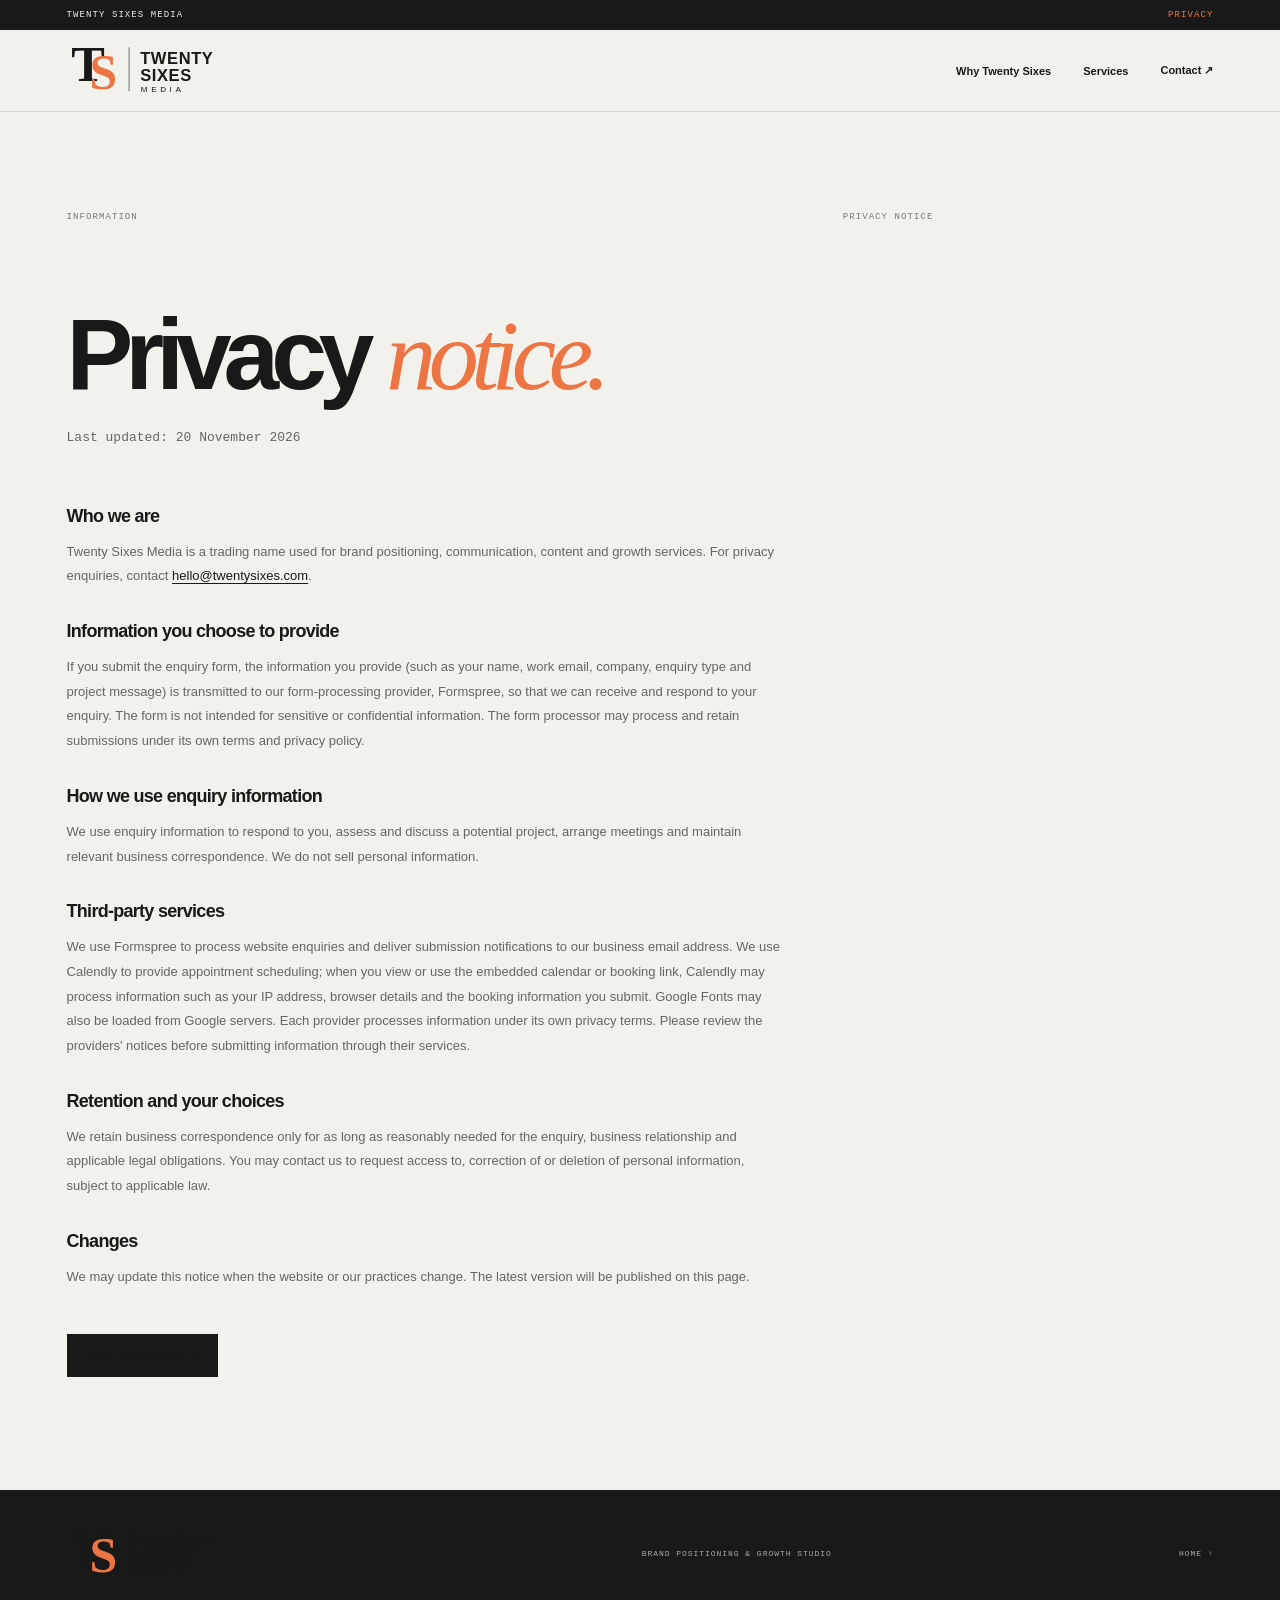
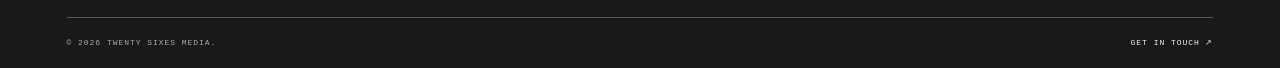
<file: privacy.html>
<!doctype html>
<html lang="en"><head><meta charset="utf-8"><meta name="viewport" content="width=device-width,initial-scale=1"><meta name="robots" content="noindex, follow"><meta name="description" content="Privacy notice for enquiries submitted to Twenty Sixes Media."><title>Privacy Notice — Twenty Sixes Media</title><link rel="icon" href="/favicon.svg" type="image/svg+xml"><link rel="icon" href="/favicon.ico" sizes="any"><link rel="apple-touch-icon" href="brand-assets/03_Favicon_App_Icons/apple-touch-icon.png"><link rel="stylesheet" href="styles.css"></head>
<body><div class="topline"><span>TWENTY SIXES MEDIA</span><span>PRIVACY</span></div><header class="site-header"><a class="brand-lockup" href="index.html" aria-label="Twenty Sixes Media home"><img src="assets/twentysixes-direction03.svg" alt="Twenty Sixes Media"></a><nav><a href="index.html#studio">Why Twenty Sixes</a><a href="index.html#services">Services</a><a href="index.html#contact">Contact ↗︎</a></nav></header>
<main class="privacy-page section-pad"><div class="eyebrow"><span>INFORMATION</span><span>PRIVACY NOTICE</span></div><h1>Privacy <em>notice.</em></h1><p class="privacy-updated">Last updated: 20 November 2026</p><h2>Who we are</h2><p>Twenty Sixes Media is a trading name used for brand positioning, communication, content and growth services. For privacy enquiries, contact <a href="mailto:hello@twentysixes.com">hello@twentysixes.com</a>.</p><h2>Information you choose to provide</h2><p>If you submit the enquiry form, the information you provide (such as your name, work email, company, enquiry type and project message) is transmitted to our form-processing provider, Formspree, so that we can receive and respond to your enquiry. The form is not intended for sensitive or confidential information. The form processor may process and retain submissions under its own terms and privacy policy.</p><h2>How we use enquiry information</h2><p>We use enquiry information to respond to you, assess and discuss a potential project, arrange meetings and maintain relevant business correspondence. We do not sell personal information.</p><h2>Third-party services</h2><p>We use Formspree to process website enquiries and deliver submission notifications to our business email address. We use Calendly to provide appointment scheduling; when you view or use the embedded calendar or booking link, Calendly may process information such as your IP address, browser details and the booking information you submit. Google Fonts may also be loaded from Google servers. Each provider processes information under its own privacy terms. Please review the providers' notices before submitting information through their services.</p><h2>Retention and your choices</h2><p>We retain business correspondence only for as long as reasonably needed for the enquiry, business relationship and applicable legal obligations. You may contact us to request access to, correction of or deletion of personal information, subject to applicable law.</p><h2>Changes</h2><p>We may update this notice when the website or our practices change. The latest version will be published on this page.</p><p class="privacy-back"><a class="button button-dark" href="index.html">Back to website ↗︎</a></p></main><footer><div class="footer-top"><a class="brand-lockup" href="index.html" aria-label="Twenty Sixes Media home"><img src="assets/twentysixes-direction03.svg" alt="Twenty Sixes Media"></a><span>BRAND POSITIONING &amp; GROWTH STUDIO</span><a href="index.html">HOME ↑</a></div><div class="footer-bottom"><span>© <span id="year"></span> TWENTY SIXES MEDIA.</span><a href="mailto:hello@twentysixes.com">GET IN TOUCH ↗︎</a></div></footer><script>document.getElementById('year').textContent=new Date().getFullYear();</script></body></html>
</file>
<file: styles.css>
:root{--paper:#f3f1eb;--soft:#e8e5dd;--ink:#191919;--muted:#77736c;--line:#cbc7be;--orange:#ed7543;--dark:#191919}*{box-sizing:border-box}html{scroll-behavior:smooth;scroll-padding-top:0}body{margin:0;background:var(--paper);color:var(--ink);font-family:Manrope,Arial,sans-serif;-webkit-font-smoothing:antialiased}a{color:inherit;text-decoration:none}button,input,select,textarea{font:inherit}.topline{height:30px;background:var(--dark);color:#eee;display:flex;justify-content:space-between;align-items:center;padding:0 5.2%;font:9px 'DM Mono',monospace;letter-spacing:.12em}.topline span:last-child{color:var(--orange)}.site-header{height:82px;padding:0 5.2%;display:flex;align-items:center;justify-content:space-between;border-bottom:1px solid #d9d6cf;position:relative;z-index:20}.logo{font-size:21px;font-weight:800;letter-spacing:-.075em}.logo span{color:var(--orange)}nav{display:flex;align-items:center;gap:32px;font-size:11px;font-weight:700}nav a:hover,.text-link:hover{color:var(--orange)}.navcta{border:1px solid var(--ink);padding:13px 17px}.menu{display:none}.hero{padding:30px 5.2% 28px;min-height:clamp(620px,calc(100svh - 112px),760px);position:relative;overflow:hidden}.meta,.eyebrow{display:flex;justify-content:space-between;font:9px 'DM Mono',monospace;letter-spacing:.12em;color:#777}.hero h1{font-size:clamp(58px,7.5vw,112px);line-height:.92;letter-spacing:-.09em;font-weight:600;margin:58px 0 20px;position:relative;z-index:2;max-width:900px}.hero h1 em,.studio h2 em,.section-heading h2 em,.contact h2 em,.privacy-page h1 em{font-family:Georgia,serif;font-weight:400;letter-spacing:-.075em}.accent-word{color:var(--orange)}.period{color:var(--ink)}.hero-bottom{display:flex;justify-content:space-between;align-items:flex-end;gap:28px;max-width:900px;position:relative;z-index:3}.hero-bottom p{max-width:410px;font-size:13px;line-height:1.75;color:#65615a;margin:8px 0 0}.hero-actions{display:flex;align-items:center;gap:22px}.button{display:inline-flex;justify-content:center;align-items:center;padding:15px 20px;font:9px 'DM Mono',monospace;letter-spacing:.1em;text-transform:uppercase;border:1px solid var(--ink);transition:.2s}.button-dark{background:var(--ink);color:var(--paper)}.button-dark:hover{background:var(--orange);border-color:var(--orange);color:var(--ink)}.button-outline:hover{background:var(--ink);color:var(--paper)}.text-link{font:9px 'DM Mono',monospace;letter-spacing:.09em;border-bottom:1px solid var(--orange);padding-bottom:8px;white-space:nowrap}.hero-art{position:absolute;width:300px;height:300px;right:7%;bottom:34px;border-radius:50%;background:#e7e3da;overflow:hidden;opacity:.9}.orbit{position:absolute;border:1px solid var(--ink);border-radius:50%}.orbit-one{width:250px;height:250px;top:40px;left:40px}.orbit-two{width:180px;height:180px;top:75px;left:75px;border-style:dashed}.art-square{position:absolute;width:160px;height:160px;background:var(--orange);right:3px;top:78px;transform:rotate(38deg);mix-blend-mode:multiply}.hero-art>span{position:absolute;right:22px;bottom:12px;font-size:100px;font-weight:800;letter-spacing:-.12em}.hero-art small{position:absolute;left:25px;bottom:27px;font:9px/1.6 'DM Mono',monospace;letter-spacing:.1em}.hero-art i{color:var(--orange);font-style:normal}.scroll-note{position:absolute;left:5.2%;bottom:28px;font:8px 'DM Mono',monospace;letter-spacing:.12em;color:#777}.section-pad{padding:100px 5.2%}.studio{background:var(--soft)}.two-col{display:grid;grid-template-columns:1fr 1fr;gap:9%}.studio-grid{padding:75px 0 85px}.studio h2,.section-heading h2,.contact h2{font-size:clamp(45px,6.2vw,84px);line-height:1.02;letter-spacing:-.08em;font-weight:600;margin:0}.studio h2 em{color:#777}.studio-grid p{font-size:13px;line-height:1.9;color:#65615a}.studio-grid .lead{font-size:19px;line-height:1.55;color:var(--ink);letter-spacing:-.03em;margin-top:0}.dark-link{display:inline-block;margin-top:18px}.principles{border-top:1px solid var(--line);display:grid;grid-template-columns:repeat(3,1fr);gap:25px;padding-top:24px}.principles div{display:grid;grid-template-columns:30px 1fr;column-gap:12px}.principles i,.service-list article>i{font:10px 'DM Mono',monospace;color:var(--orange);grid-row:span 2}.principles b{font-size:13px}.principles small{font-size:11px;color:#777;margin-top:8px}.section-heading{display:flex;justify-content:space-between;align-items:flex-end;margin:72px 0 55px}.section-heading h2 em{color:var(--orange)}.section-heading>p{max-width:330px;font-size:12px;line-height:1.9;color:#777;margin:0 0 5px}.service-list{border-top:1px solid var(--line)}.service-list article{display:grid;grid-template-columns:48px 1.1fr 1fr 20px;gap:20px;align-items:center;padding:26px 0;border-bottom:1px solid var(--line)}.service-list h3{font-size:20px;letter-spacing:-.05em;margin:0}.service-list p{font-size:11px;line-height:1.8;color:#777;max-width:390px;margin:0}.service-list article>span{font-size:18px;color:var(--orange)}.service-note{font-size:10px;line-height:1.7;color:#777;max-width:650px;margin:25px 0 0}.work{background:var(--dark);color:var(--paper)}.light{color:#aaa}.work-heading h2 em{color:var(--orange)}.work-heading>p{color:#aaa}.sensex-card{display:block;border:1px solid #555;padding:22px 25px 20px;min-height:390px;position:relative;overflow:hidden;background:radial-gradient(circle at 70% 48%,#3a302b 0,#24211f 30%,#191919 67%);transition:border-color .25s}.sensex-card:hover{border-color:var(--orange)}.card-top,.card-bottom{display:flex;justify-content:space-between;font:8px 'DM Mono',monospace;letter-spacing:.12em;color:#aaa;position:relative;z-index:2}.card-top span:last-child{color:var(--orange)}.sensex-lockup{position:relative;margin:58px 0 48px 7%;z-index:1}.sensex-lockup small{display:block;font:9px 'DM Mono',monospace;letter-spacing:.17em;color:#aaa}.sensex-lockup strong{display:block;font-size:clamp(58px,10vw,136px);line-height:.79;letter-spacing:-.095em;margin:20px 0;font-weight:800}.sensex-lockup strong span,.sensex-lockup sup{color:var(--orange)}.sensex-lockup sup{font-size:12px;vertical-align:top;letter-spacing:0}.card-bottom{border-top:1px solid #555;padding-top:17px}.work-foot{display:flex;justify-content:space-between;align-items:flex-end;gap:35px;margin-top:27px}.work-foot p{max-width:590px;color:#bbb;font-size:12px;line-height:1.9}.work-foot strong{color:var(--paper)}.light-link{color:var(--paper)}.portfolio-note{font-size:9px;line-height:1.7;color:#777;margin:22px 0 0}.approach{background:#e9e6df}.approach-grid{display:grid;grid-template-columns:repeat(4,1fr);gap:24px;border-top:1px solid var(--line);border-bottom:1px solid var(--line);padding:25px 0}.approach-grid b{font:10px 'DM Mono',monospace;color:var(--orange)}.approach-grid p{font-size:11px;line-height:1.8;color:#6e6a63;max-width:220px}.callout{display:flex;justify-content:space-between;align-items:center;gap:20px;padding-top:35px}.callout p{font-size:18px;letter-spacing:-.04em}.contact{background:var(--soft)}.contact-grid{margin-top:72px}.contact h2{font-size:clamp(50px,7vw,92px)}.contact h2 em{color:var(--orange)}.contact-intro{max-width:390px;font-size:13px;line-height:1.9;color:#666;margin:28px 0}.contact-details{display:grid;gap:9px;margin-top:38px}.contact-details span{font:8px 'DM Mono',monospace;letter-spacing:.12em;color:#888;margin-top:12px}.contact-details a{font-size:17px;font-weight:700;letter-spacing:-.04em;width:max-content;border-bottom:1px solid var(--orange);padding-bottom:5px}.contact-form-wrap{padding-top:5px}form{display:flex;flex-direction:column;gap:19px}form>label:not(.consent){display:flex;flex-direction:column;gap:8px;font:9px 'DM Mono',monospace;letter-spacing:.08em;color:#777}input:not([type=checkbox]),select,textarea{width:100%;border:0;border-bottom:1px solid #bdb8af;background:transparent;padding:11px 0;font:12px Manrope,sans-serif;color:var(--ink);outline:none;border-radius:0}input:focus,select:focus,textarea:focus{border-color:var(--orange)}textarea{resize:vertical}.consent{display:flex;align-items:flex-start;gap:10px;font-size:10px;line-height:1.6;color:#777}.consent input{margin-top:2px;accent-color:var(--orange)}.consent a{text-decoration:underline;text-underline-offset:3px;color:var(--ink)}form button{align-self:flex-start;cursor:pointer}.form-note{font-size:9px;line-height:1.7;color:#888;max-width:420px;margin:0}footer{background:var(--dark);color:var(--paper);padding:34px 5.2% 22px}.footer-top,.footer-bottom{display:flex;justify-content:space-between;align-items:center}.footer-top{padding-bottom:35px;border-bottom:1px solid #555}.footer-top>span,.footer-top>a:last-child,.footer-bottom{font:8px 'DM Mono',monospace;letter-spacing:.12em;color:#aaa}.footer-bottom{padding-top:20px}.footer-bottom a{color:var(--paper)}.legal-line{font-size:9px;color:#777;margin:20px 0 0}.privacy-page{min-height:70vh;max-width:1000px}.privacy-page h1{font-size:clamp(52px,8vw,100px);letter-spacing:-.08em;margin:75px 0 8px}.privacy-page h1 em{color:var(--orange)}.privacy-updated{font:9px 'DM Mono',monospace;color:#888;margin-bottom:55px}.privacy-page h2{font-size:18px;letter-spacing:-.04em;margin:32px 0 8px}.privacy-page p{max-width:720px;font-size:13px;line-height:1.9;color:#666}.privacy-page p a{text-decoration:underline;text-underline-offset:3px;color:var(--ink)}.privacy-back{margin-top:45px}
@media(max-width:850px){nav{gap:18px}.hero{min-height:700px;padding-top:28px}.hero h1{font-size:clamp(58px,8.5vw,92px);margin-top:66px}.hero-art{width:250px;height:250px;right:4%;bottom:24px;opacity:.42}.orbit-one{width:205px;height:205px;top:32px;left:32px}.orbit-two{width:150px;height:150px;top:60px;left:60px}.art-square{width:130px;height:130px;top:65px}.section-pad{padding-top:78px;padding-bottom:78px}.studio-grid{gap:40px}.section-heading{display:block}.section-heading>p{margin-top:22px}.approach-grid{grid-template-columns:repeat(2,1fr)}}
@media(max-width:650px){.topline{padding:0 5%;font-size:7px}.site-header{height:70px;padding:0 5%}.logo{font-size:18px}.menu{display:block;border:0;background:none;font-size:20px;cursor:pointer}nav{display:none;position:absolute;top:100%;left:0;right:0;background:var(--paper);padding:24px 5% 28px;z-index:30;border-bottom:1px solid var(--line);flex-direction:column;align-items:flex-start;gap:21px}nav.open{display:flex}.hero{padding:27px 5% 28px;min-height:760px}.meta{font-size:7px}.meta span:last-child{text-align:right;max-width:145px}.hero h1{font-size:clamp(52px,12vw,76px);margin:76px 0 20px}.hero-bottom{display:block}.hero-bottom p{font-size:12px;max-width:330px}.hero-actions{align-items:flex-start;flex-direction:column;gap:17px;margin-top:20px}.hero-art{width:180px;height:180px;right:3%;bottom:25px;opacity:.24}.orbit-one{width:160px;height:160px;top:25px;left:25px}.orbit-two{width:115px;height:115px;top:47px;left:47px}.art-square{width:100px;height:100px;top:48px}.hero-art>span{font-size:56px}.scroll-note{font-size:7px}.section-pad{padding:65px 5%}.eyebrow{font-size:7px}.two-col{display:block}.studio-grid{padding:48px 0 55px}.studio h2,.section-heading h2{font-size:49px}.studio-grid>div{margin-top:28px}.studio-grid .lead{font-size:17px}.principles{grid-template-columns:1fr;gap:20px}.section-heading{margin:50px 0 35px}.section-heading>p{font-size:11px}.service-list article{grid-template-columns:27px 1fr 15px;gap:10px;padding:22px 0}.service-list h3{font-size:16px}.service-list p{grid-column:2;grid-row:2;font-size:10px}.service-list article>span{grid-column:3;grid-row:1}.sensex-card{min-height:300px;padding:15px}.card-top,.card-bottom{font-size:6px}.sensex-lockup{margin:68px 0 52px 3%}.sensex-lockup strong{font-size:clamp(48px,13vw,78px)}.work-foot{display:block}.work-foot p{font-size:11px}.work-foot .text-link{display:inline-block;margin-top:10px}.approach-grid{grid-template-columns:1fr 1fr;gap:18px}.callout{display:block}.callout p{font-size:16px}.callout .button{margin-top:10px}.contact-grid{margin-top:48px}.contact h2{font-size:58px}.contact-form-wrap{margin-top:45px}.footer-top{align-items:flex-start;gap:15px;flex-wrap:wrap}.footer-top>span{order:3;width:100%}.footer-bottom{flex-wrap:wrap;gap:13px;font-size:7px}.footer-bottom span:nth-child(2){display:none}.privacy-page h1{margin-top:50px}.privacy-page h2{font-size:16px}}

/* Direction 03 identity and secondary owned-media property */
.brand-lockup{display:flex;align-items:center;width:228px;height:58px;overflow:hidden}.brand-lockup img{display:block;width:100%;height:auto}.cricdoosra-card{margin-top:34px;border:1px solid #555;padding:22px 25px;display:grid;grid-template-columns:112px 1fr auto;gap:24px;align-items:center;background:linear-gradient(110deg,#222 0%,#191919 65%);transition:border-color .2s}.cricdoosra-card:hover{border-color:var(--orange)}.cricdoosra-mark{width:104px;height:112px;display:flex;align-items:center;justify-content:center;overflow:hidden}.cricdoosra-mark img{display:block;width:100%;height:100%;object-fit:contain}.cricdoosra-copy small{font:8px 'DM Mono',monospace;letter-spacing:.12em;color:#aaa}.cricdoosra-copy h3{font-size:27px;letter-spacing:-.06em;margin:7px 0;color:var(--paper)}.cricdoosra-copy p{font-size:11px;line-height:1.8;color:#aaa;margin:0;max-width:570px}.cricdoosra-link{font:8px 'DM Mono',monospace;letter-spacing:.1em;color:var(--orange);white-space:nowrap}
@media(max-width:650px){.brand-lockup{width:185px;height:49px}.cricdoosra-card{grid-template-columns:58px 1fr;gap:14px;padding:16px}.cricdoosra-mark{width:64px;height:72px}.cricdoosra-copy h3{font-size:22px}.cricdoosra-link{grid-column:2;margin-top:2px}}

/* Small, optional motion: keeps the hero graphic alive without competing with the message. */
@media (prefers-reduced-motion: no-preference) {
  .hero-art .orbit-one { animation: orbit-drift 18s linear infinite; transform-origin: center; }
  .hero-art .orbit-two { animation: orbit-drift 26s linear infinite reverse; transform-origin: center; }
  .art-square { animation: square-breathe 7s ease-in-out infinite alternate; }
  @keyframes orbit-drift { to { rotate: 360deg; } }
  @keyframes square-breathe { from { scale: .96; } to { scale: 1.04; } }
}
@media (max-height: 760px) and (min-width: 851px) {
  .hero { min-height: 620px; padding-top: 24px; }
  .hero h1 { margin-top: 42px; font-size: clamp(58px, 7vw, 100px); }
  .hero-art { width: 250px; height: 250px; bottom: 26px; }
  .orbit-one { width: 195px; height: 195px; top: 28px; left: 28px; }
  .orbit-two { width: 140px; height: 140px; top: 55px; left: 55px; }
  .art-square { width: 125px; height: 125px; top: 62px; }
}


/* Launch hardening: fluid layouts across phones, tablets, laptops and wide displays. */
html, body { width:100%; max-width:100%; overflow-x:clip; }
img, svg, video { max-width:100%; }
button, a, input, select, textarea { -webkit-tap-highlight-color:transparent; }
:focus-visible { outline:2px solid var(--orange); outline-offset:4px; }
.brand-lockup { flex:0 1 228px; }
.hero h1 { overflow-wrap:normal; }
@media (min-width:851px) and (max-width:1100px) {
  nav { gap:16px; font-size:10px; } .brand-lockup { width:190px; }
  .hero-art { width:260px; height:260px; right:4%; }
  .hero h1 { max-width:720px; font-size:clamp(60px,7.2vw,86px); }
}
@media (max-width:850px) {
  nav { gap:12px; font-size:10px; }
  .brand-lockup { width:190px; }
  .site-header { padding-left:5%; padding-right:5%; }
  .brand-lockup { width:205px; }
  .site-header nav { top:100%; }
  .service-list article { grid-template-columns:34px minmax(0,1.1fr) minmax(0,1fr) 18px; }
  .cricdoosra-card { grid-template-columns:90px minmax(0,1fr); }
  .cricdoosra-link { grid-column:2; }
}
@media (max-width:650px) {
  .topline { gap:12px; } .topline span { max-width:58%; } .topline span:last-child { text-align:right; }
  .brand-lockup { width:185px; flex-basis:185px; }
  .hero { min-height:0; padding-bottom:240px; }
  .hero h1 { max-width:100%; font-size:clamp(48px,12.3vw,76px); letter-spacing:-.085em; }
  .hero-bottom { max-width:100%; } .hero-actions { flex-wrap:wrap; }
  .hero-art { bottom:20px; right:5%; } .scroll-note { bottom:17px; }
  .meta, .eyebrow { gap:14px; } .meta span:first-child, .eyebrow span:first-child { flex:1; }
  .meta span:last-child, .eyebrow span:last-child { text-align:right; }
  .service-list article { grid-template-columns:25px minmax(0,1fr) 14px; }
  .service-list article>div { min-width:0; } .service-list h3 { overflow-wrap:anywhere; }
  .card-top, .card-bottom { gap:12px; } .card-top span:last-child, .card-bottom span:last-child { text-align:right; }
  .sensex-lockup strong { overflow-wrap:anywhere; }
  .cricdoosra-card { grid-template-columns:54px minmax(0,1fr); }
  .cricdoosra-copy { min-width:0; } .cricdoosra-copy p { overflow-wrap:anywhere; }
  .contact-details a { width:auto; max-width:100%; overflow-wrap:anywhere; }
  .callout .button { white-space:normal; text-align:center; }
  footer .brand-lockup { width:175px; }
}
@media (max-width:380px) {
  .topline { font-size:6px; letter-spacing:.08em; } .brand-lockup { width:165px; flex-basis:165px; }
  .hero h1 { font-size:clamp(44px,11.8vw,52px); } .studio h2, .section-heading h2 { font-size:43px; }
  .contact h2 { font-size:49px; } .sensex-lockup strong { font-size:46px; }
  .card-top, .card-bottom { font-size:5px; letter-spacing:.06em; }
}
@media (min-width:1400px) { .hero { padding-left:max(5.2%, calc((100vw - 1440px)/2)); padding-right:max(5.2%, calc((100vw - 1440px)/2)); } .section-pad { padding-left:max(5.2%, calc((100vw - 1440px)/2)); padding-right:max(5.2%, calc((100vw - 1440px)/2)); } }

/* Booking and direct enquiry form */
.calendly-panel{border:1px solid var(--line);background:var(--paper);padding:15px 15px 0;margin-bottom:28px}
.calendly-heading{display:flex;justify-content:space-between;gap:12px;align-items:center;font:8px 'DM Mono',monospace;letter-spacing:.1em;color:#777;padding:0 0 12px}
.calendly-heading a{color:var(--ink);text-decoration:underline;text-decoration-color:var(--orange);text-underline-offset:4px;white-space:nowrap}
.calendly-panel iframe{display:block;width:100%;height:650px;border:0;background:var(--paper)}
.form-divider{display:flex;align-items:center;gap:14px;margin:10px 0 24px;color:#888;font:8px 'DM Mono',monospace;letter-spacing:.12em}
.form-divider:before,.form-divider:after{content:"";height:1px;background:var(--line);flex:1}
.hp-field{position:absolute!important;left:-10000px!important;width:1px!important;height:1px!important;overflow:hidden!important}
form button:disabled{opacity:.55;cursor:wait}
@media(max-width:650px){.calendly-panel{padding:12px 10px 0}.calendly-panel iframe{height:690px}.calendly-heading{font-size:7px}.contact-details a{font-size:15px}}

/* Service details: editorial, full-screen overlay */
.service-trigger{cursor:pointer;position:relative;transition:background .22s,padding .22s,border-color .22s;outline:none}
.service-trigger>span{transition:transform .22s,color .22s;font-size:22px!important}
.service-trigger:hover,.service-trigger:focus-visible{background:rgba(239,112,65,.055);padding-left:14px;padding-right:10px}
.service-trigger:hover>span,.service-trigger:focus-visible>span{transform:translate(4px,-4px);color:var(--ink)}
.service-trigger:hover h3,.service-trigger:focus-visible h3{color:#d9673e}
.service-trigger:focus-visible{box-shadow:inset 3px 0 var(--orange)}
.service-dialog{position:fixed;inset:0;z-index:1000;display:none;align-items:center;justify-content:center;padding:3.5vh 3.5vw}
.service-dialog.is-open{display:flex}
.service-dialog-backdrop{position:absolute;inset:0;background:rgba(18,18,17,.72);backdrop-filter:blur(7px)}
.service-dialog-panel{position:relative;z-index:1;width:min(1120px,100%);max-height:93vh;overflow:auto;background:var(--paper);color:var(--ink);padding:clamp(26px,5vw,64px);box-shadow:0 30px 100px rgba(0,0,0,.28);animation:dialog-rise .32s cubic-bezier(.2,.75,.25,1) both}
@keyframes dialog-rise{from{opacity:0;transform:translateY(22px) scale(.985)}to{opacity:1;transform:translateY(0) scale(1)}}
.dialog-close{position:absolute;right:clamp(20px,3vw,38px);top:clamp(18px,3vw,34px);border:0;background:none;color:var(--ink);cursor:pointer;font:24px Manrope,sans-serif;display:flex;align-items:center;gap:8px}
.dialog-close span{font:8px 'DM Mono',monospace;letter-spacing:.13em}
.dialog-kicker,.dialog-subhead{font:8px 'DM Mono',monospace;letter-spacing:.15em;color:#888}
.dialog-layout{display:grid;grid-template-columns:minmax(0,1.12fr) minmax(260px,.88fr);gap:clamp(28px,6vw,82px);align-items:center;margin-top:42px}
.dialog-copy h2{font-size:clamp(42px,6vw,76px);line-height:.99;letter-spacing:-.085em;font-weight:600;margin:0 0 22px;max-width:650px}
.dialog-copy h2 em{color:var(--orange);font-family:Georgia,serif;font-weight:400}
.dialog-intro{font-size:14px;line-height:1.85;color:#625f59;max-width:590px;margin:0 0 32px}
.dialog-subhead{margin:26px 0 12px}
.dialog-deliverables{list-style:none;margin:0;padding:0;display:grid;grid-template-columns:1fr 1fr;gap:10px 22px}
.dialog-deliverables li{font-size:11px;line-height:1.6;padding-left:15px;position:relative;color:#34322f}
.dialog-deliverables li:before{content:'↗︎';position:absolute;left:0;color:var(--orange)}
.dialog-steps{display:grid;grid-template-columns:repeat(4,1fr);border-top:1px solid var(--line);border-bottom:1px solid var(--line)}
.dialog-steps div{padding:12px 8px 12px 0}.dialog-steps small{display:block;font:8px 'DM Mono',monospace;color:var(--orange);margin-bottom:7px}.dialog-steps b{font-size:10px;font-weight:600;line-height:1.4}
.dialog-cta{margin-top:27px;text-decoration:none}
.dialog-art{min-height:420px;position:relative;overflow:hidden;background:#e8e4db;padding:25px;display:flex;flex-direction:column;justify-content:space-between;isolation:isolate}
.dialog-art:before{content:'';position:absolute;width:390px;height:390px;border:1px solid rgba(25,25,25,.28);border-radius:50%;left:10%;top:10%;z-index:-1}
.dialog-art:after{content:'';position:absolute;width:280px;height:280px;border:1px dashed rgba(25,25,25,.3);border-radius:50%;left:23%;top:23%;z-index:-1}
.art-index{font:clamp(54px,8vw,100px)/.8 Manrope,sans-serif;letter-spacing:-.1em;font-weight:800;color:var(--orange)}
.art-label,.art-foot{font:8px 'DM Mono',monospace;letter-spacing:.13em;color:#6e6a63}
.art-composition{position:absolute;inset:25% 8% 23%;display:flex;align-items:center;justify-content:center}
.art-composition span{position:absolute;width:58%;height:58%;border:1px solid var(--ink);transform:rotate(34deg)}
.art-composition span:nth-child(2){width:43%;height:75%;border-color:var(--orange);transform:rotate(-28deg)}
.art-composition span:nth-child(3){width:72%;height:28%;background:var(--orange);border:0;mix-blend-mode:multiply;transform:rotate(-13deg)}
.art-composition b{position:relative;font:700 clamp(22px,3vw,38px)/.95 Manrope,sans-serif;letter-spacing:-.08em;text-align:center;color:var(--ink)}
body.dialog-open{overflow:hidden}
.form-intro{margin:0 0 22px}.form-intro span{font:8px 'DM Mono',monospace;letter-spacing:.13em;color:#888}.form-intro p{font-size:12px;line-height:1.7;color:#777;margin:10px 0 0}
.contact-details .booking-link{font-size:15px;max-width:390px;line-height:1.55}
@media(max-width:750px){.service-dialog{padding:0}.service-dialog-panel{max-height:100vh;height:100%;padding:72px 6% 42px}.dialog-layout{grid-template-columns:1fr;gap:28px;margin-top:24px}.dialog-copy h2{font-size:clamp(42px,11vw,62px)}.dialog-intro{font-size:12px;margin-bottom:22px}.dialog-art{min-height:250px;order:-1}.art-composition{inset:20% 8%}.dialog-steps{grid-template-columns:repeat(2,1fr)}.dialog-steps div:nth-child(3),.dialog-steps div:nth-child(4){border-top:1px solid var(--line)}.dialog-deliverables{gap:8px 14px}.dialog-deliverables li{font-size:10px}}
@media(prefers-reduced-motion:reduce){.service-dialog-panel{animation:none}.service-trigger,.service-trigger>span{transition:none}}
/* Distinct graphic language for each service story */
.dialog-art.art-strategy .art-composition span:nth-child(1){border-radius:50%;transform:rotate(0)}
.dialog-art.art-founder .art-composition span:nth-child(1){width:42%;height:82%;border-radius:48% 48% 4% 4%;transform:rotate(0)}
.dialog-art.art-founder .art-composition span:nth-child(2){width:60%;height:60%;border-radius:50%;transform:translateY(15%)}
.dialog-art.art-white-label .art-composition span:nth-child(1){width:72%;height:52%;transform:rotate(0);border:2px solid var(--ink)}
.dialog-art.art-white-label .art-composition span:nth-child(2){width:72%;height:52%;transform:translate(10px,10px);border-color:var(--orange)}
.dialog-art.art-campaigns .art-composition span:nth-child(1){width:70%;height:70%;transform:rotate(45deg);background:rgba(239,112,65,.14)}
.dialog-art.art-campaigns .art-composition span:nth-child(2){width:40%;height:90%;transform:rotate(-28deg)}
.dialog-art.art-ip .art-composition span:nth-child(1){width:68%;height:68%;border-radius:0;transform:rotate(45deg)}
.dialog-art.art-ip .art-composition span:nth-child(2){width:68%;height:68%;border-radius:0;transform:rotate(0);border-color:var(--orange)}


/* Service-specific editorial visuals: each panel explains the service, not generic decoration. */
.dialog-art{background:#e8e4db}
.dialog-art:before,.dialog-art:after{opacity:.22}
.art-composition{inset:20% 7% 18%;}
.art-composition:empty{display:none}
.visual-strategy,.visual-founder,.visual-whitelabel,.visual-campaign,.visual-ip{position:absolute;inset:0;display:flex;align-items:center;justify-content:center;color:var(--ink)}
.visual-strategy{flex-direction:column;gap:12px;padding:12px 8%;}
.vs-top{width:82%;display:flex;justify-content:space-between;align-items:center;font:8px 'DM Mono',monospace;letter-spacing:.12em;border-bottom:1px solid rgba(25,25,25,.25);padding-bottom:8px}
.vs-top b{color:var(--orange);font-size:18px}
.vs-signal{display:flex;gap:9px;align-items:end;height:58px;width:82%;padding:0 10%}
.vs-signal i{display:block;flex:1;background:var(--orange);opacity:.78;height:35%;transform:skewY(-22deg)}.vs-signal i:nth-child(2){height:70%;opacity:.48}.vs-signal i:nth-child(3){height:48%;opacity:.9}.vs-signal i:nth-child(4){height:95%}.vs-signal i:nth-child(5){height:62%;opacity:.58}
.vs-arrow{font-size:24px;color:var(--orange);line-height:1}
.vs-story{background:#f3f1eb;border:1px solid rgba(25,25,25,.25);padding:14px 22px;width:82%;box-shadow:8px 8px 0 rgba(239,112,65,.3)}
.vs-story small,.vf-card small,.vi-header small,.vc-poster small{display:block;font:8px 'DM Mono',monospace;letter-spacing:.12em;color:#777;margin-bottom:9px}
.vs-story strong{font:700 clamp(20px,2.6vw,32px)/.95 Manrope,sans-serif;letter-spacing:-.07em}
.vs-tags{display:flex;gap:7px}.vs-tags span{font:7px 'DM Mono',monospace;border:1px solid rgba(25,25,25,.28);padding:5px 8px}
.visual-founder{align-items:center;justify-content:center}
.vf-card{position:relative;background:#f3f1eb;width:62%;min-height:190px;padding:18px;box-shadow:12px 12px 0 rgba(239,112,65,.38);z-index:1}
.vf-avatar{width:54px;height:54px;border-radius:50%;background:var(--ink);color:#f3f1eb;display:grid;place-items:center;font:italic 30px Georgia;margin:12px 0}
.vf-card strong{display:block;font:700 clamp(17px,2.2vw,25px)/1 Manrope;letter-spacing:-.06em}
.vf-card span{display:block;font:7px 'DM Mono',monospace;letter-spacing:.1em;color:#777;margin-top:13px}
.vf-quote{position:absolute;right:3%;bottom:10%;width:38%;font:italic 17px/1.1 Georgia;color:var(--orange);transform:rotate(-7deg)}
.vf-orbit{position:absolute;width:78%;height:78%;border:1px solid rgba(25,25,25,.3);border-radius:50%;}
.visual-whitelabel{flex-direction:column;gap:7px;padding:5% 12%}
.vw-node{width:84%;padding:10px 14px;background:#f3f1eb;border:1px solid rgba(25,25,25,.25);display:flex;justify-content:space-between;align-items:center;gap:8px}
.vw-node small{font:7px 'DM Mono',monospace;letter-spacing:.1em;color:#777}.vw-node b{font:600 11px/1.3 Manrope;text-align:right}.vw-studio{border:1px solid var(--orange);box-shadow:7px 7px 0 rgba(239,112,65,.25)}
.vw-link{color:var(--orange);font-size:19px;line-height:1}
.visual-campaign{align-items:center;justify-content:center}
.vc-poster{background:var(--ink);color:#f3f1eb;width:57%;min-height:210px;padding:18px;display:flex;flex-direction:column;justify-content:space-between;transform:rotate(-5deg);box-shadow:12px 12px 0 rgba(239,112,65,.7);z-index:1}
.vc-poster small{color:#c9c4ba}.vc-poster strong{font:800 clamp(24px,3vw,38px)/.84 Manrope;letter-spacing:-.09em}.vc-poster strong span{color:var(--orange)}.vc-poster i{font:7px 'DM Mono',monospace;letter-spacing:.15em;color:var(--orange);font-style:normal}
.vc-orbit{position:absolute;border:1px solid var(--ink);border-radius:50%;width:80px;height:80px;display:grid;place-items:center;background:#e8e4db;font:7px 'DM Mono',monospace;z-index:2}.vc-one{right:4%;top:13%}.vc-two{left:5%;bottom:8%;border-color:var(--orange)}
.visual-ip{flex-direction:column;justify-content:center;padding:8% 7%;gap:18px}
.vi-header{width:100%;border-bottom:1px solid rgba(25,25,25,.28);padding-bottom:10px}.vi-header b{font:700 17px Manrope;letter-spacing:-.05em}
.vi-episodes{display:flex;gap:7px;width:100%}.vi-episodes div{flex:1;min-height:115px;background:#f3f1eb;border:1px solid rgba(25,25,25,.25);padding:10px 7px;display:flex;flex-direction:column;justify-content:space-between}.vi-episodes div:nth-child(2){transform:translateY(10px);background:#ef7041;border-color:#ef7041}.vi-episodes small{font:7px 'DM Mono',monospace}.vi-episodes b{font:700 11px/1 Manrope;letter-spacing:-.04em}
.vi-footer{font:8px 'DM Mono',monospace;letter-spacing:.14em;color:#777;width:100%;text-align:right}
@media(max-width:750px){.art-composition{inset:8% 5%}.vf-card{width:58%;min-height:155px}.vc-poster{min-height:160px}.vi-episodes div{min-height:86px}}


/* Navigation landing: sections align to their true top edge, without a previous-section sliver. */
#studio, #services, #work, #approach, #contact { scroll-margin-top: 0; }

/* Six-item desktop navigation; tablet and phone use a clean dropdown to protect the logo. */
@media (min-width: 901px) and (max-width: 1220px) {
  .site-header { padding-left: 3.5%; padding-right: 3.5%; }
  .brand-lockup { flex-basis: 180px; }
  nav { gap: 13px; font-size: 10px; }
  .navcta { padding: 11px 12px; white-space: nowrap; }
}
@media (max-width: 900px) {
  .site-header { position: relative; height: 76px; padding: 0 5%; gap: 18px; }
  .brand-lockup { flex: 0 1 205px; width: 205px; min-width: 0; }
  .menu { display: inline-flex; align-items: center; justify-content: center; margin-left: auto; width: 42px; height: 42px; flex: 0 0 42px; border: 1px solid var(--line); background: transparent; color: var(--ink); font-size: 21px; }
  .site-header nav { display: none; position: absolute; top: 100%; left: 0; right: 0; width: 100%; padding: 22px 5% 26px; background: var(--paper); border-bottom: 1px solid var(--line); z-index: 50; flex-direction: column; align-items: stretch; gap: 0; font-size: 13px; box-shadow: 0 18px 28px rgba(0,0,0,.08); }
  .site-header nav.open { display: flex; }
  .site-header nav a { display: block; padding: 13px 0; border-bottom: 1px solid var(--line); }
  .site-header nav .navcta { margin-top: 14px; padding: 14px 16px; border: 1px solid var(--ink); text-align: center; }
}
@media (max-width: 380px) {
  .site-header { gap: 10px; }
  .brand-lockup { flex-basis: 175px; width: 175px; }
  .menu { width: 38px; height: 38px; flex-basis: 38px; }
}

/* Floating return-to-top control: stays in the page gutter and yields when content occupies the corner. */
.back-to-top {
  position: fixed;
  z-index: 45;
  right: max(12px, calc((100vw - 1500px) / 2 + 12px));
  bottom: max(14px, env(safe-area-inset-bottom));
  width: 42px;
  height: 42px;
  display: grid;
  place-items: center;
  border: 1px solid rgba(25,25,25,.28);
  border-radius: 50%;
  background: #ef7041;
  color: #191919;
  font: 24px/1 Manrope, sans-serif;
  box-shadow: 0 4px 18px rgba(0,0,0,.12);
  cursor: pointer;
  opacity: 0;
  visibility: hidden;
  transform: translateY(8px);
  transition: opacity .2s ease, transform .2s ease, visibility .2s ease;
}
.back-to-top.is-visible { opacity: 1; visibility: visible; transform: translateY(0); }
.back-to-top:focus-visible { outline: 2px solid var(--ink); outline-offset: 4px; }
@media (max-width: 750px) {
  .back-to-top { width: 38px; height: 38px; right: 9px; bottom: max(12px, env(safe-area-inset-bottom)); font-size: 21px; }
}
@media (prefers-reduced-motion: reduce) { .back-to-top { transition: none; } }

/* Footer statement: intentionally matches the existing small footer utility type */
.footer-statement{font:8px 'DM Mono',monospace;letter-spacing:.12em;color:#aaa;text-transform:uppercase;text-align:right}
@media(max-width:600px){.footer-bottom{gap:14px;align-items:flex-start;flex-wrap:wrap}.footer-statement{max-width:48%;line-height:1.7}}


/* Version 133 — commercial positioning, four-offer grid and owned-media proof */
.hero h1 { max-width: 1280px; font-size: clamp(48px, 6.1vw, 100px); letter-spacing: -.075em; }
.hero-bottom-positioning { max-width: 1120px; align-items: flex-end; }
.hero-bottom-positioning p { max-width: 650px; }
.service-list { display:grid; grid-template-columns:repeat(2,minmax(0,1fr)); border-top:1px solid var(--line); border-left:1px solid var(--line); }
.service-list article { grid-template-columns:34px minmax(0,1fr) 18px; gap:15px; padding:30px 24px; min-height:190px; border-right:1px solid var(--line); border-bottom:1px solid var(--line); }
.service-list article:nth-child(odd) { border-right:1px solid var(--line); }
.service-list article>div { min-width:0; }
.service-list h3 { font-size:clamp(17px,1.45vw,21px); line-height:1.25; }
.service-list p { max-width:460px; margin-top:10px; }
.service-trigger:hover,.service-trigger:focus-visible { padding-left:30px; padding-right:18px; }
.work-foot { align-items:flex-end; }
.work-foot-copy { flex:1; min-width:0; }
.work-foot-copy>p { margin:0; }
.work-foot-copy .sensex-proof-line { color:var(--orange); font:9px/1.8 'DM Mono',monospace; letter-spacing:.075em; margin-bottom:10px; max-width:100%; }
.work-foot-copy>p:not(.sensex-proof-line) { max-width:650px; }
@media(max-width:850px) {
  .hero h1 { max-width:100%; font-size:clamp(48px,7vw,82px); }
  .hero-bottom-positioning { max-width:100%; }
  .hero-bottom-positioning p { max-width:570px; }
  .service-list article { grid-template-columns:28px minmax(0,1fr) 16px; padding:25px 18px; }
}
@media(max-width:650px) {
  .hero h1 { font-size:clamp(42px,10.5vw,66px); letter-spacing:-.075em; }
  .hero-bottom-positioning p { max-width:100%; }
  .service-list { grid-template-columns:1fr; }
  .service-list article { grid-template-columns:25px minmax(0,1fr) 14px; min-height:0; padding:22px 15px; border-right:1px solid var(--line); }
  .service-list article:nth-child(odd) { border-right:1px solid var(--line); }
  .service-list h3 { font-size:17px; }
  .service-trigger:hover,.service-trigger:focus-visible { padding-left:20px; padding-right:12px; }
  .work-foot { display:block; }
  .work-foot-copy .sensex-proof-line { font-size:8px; line-height:1.9; margin-bottom:12px; }
}


/* Version 134 — sharper homepage proof and editorial hero hierarchy */
.hero h1 { max-width: 1280px; }
.hero h1 em { color: var(--ink); }
.hero h1 .accent-word { display:inline-block; }
.work-foot-copy .sensex-proof-line {
  color: var(--orange);
  font-family: 'DM Mono', monospace;
  font-size: 11px;
  font-weight: 700;
  line-height: 1.9;
  letter-spacing: .055em;
  margin: 0 0 14px;
  max-width: 100%;
  text-wrap: pretty;
}
@media (max-width: 850px) {
  .hero h1 { max-width:100%; }
  .work-foot-copy .sensex-proof-line { font-size:10px; }
}
@media (max-width: 650px) {
  .hero h1 { font-size:clamp(42px,10.5vw,66px); }
  .work-foot-copy .sensex-proof-line { font-size:9px; line-height:1.85; letter-spacing:.035em; }
}


/* Version 135 — restore the original editorial hero and elevate owned-media proof */
.hero h1 {
  max-width: 900px;
  font-size: clamp(58px, 7.5vw, 112px);
  line-height: .92;
  letter-spacing: -.09em;
  font-weight: 600;
  margin: 58px 0 20px;
}
.hero h1 em {
  font-family: Georgia, serif;
  font-weight: 400;
  letter-spacing: -.075em;
  color: var(--ink);
}
.hero h1 .accent-word { display:inline; color:var(--orange); }
.hero h1 .period { color:var(--ink); }

.sensex-proof-panel {
  display:grid;
  grid-template-columns:repeat(4,minmax(0,1fr));
  gap:0;
  margin:0 0 22px;
  border:1px solid rgba(237,117,67,.7);
  border-left:5px solid var(--orange);
  background:#262321;
  color:var(--paper);
}
.sensex-proof-item {
  min-width:0;
  padding:17px 18px 16px;
  display:flex;
  flex-direction:column;
  justify-content:center;
  gap:7px;
  border-right:1px solid rgba(243,241,235,.18);
}
.sensex-proof-item:last-child { border-right:0; }
.sensex-proof-item strong {
  color:var(--orange);
  font-size:clamp(18px,2vw,27px);
  line-height:1.05;
  letter-spacing:-.055em;
  font-weight:800;
  white-space:nowrap;
}
.sensex-proof-item span {
  color:#e2ded6;
  font:9px/1.5 'DM Mono',monospace;
  letter-spacing:.075em;
}
.sensex-proof-item.sensex-partners strong {
  font-size:clamp(14px,1.45vw,19px);
  letter-spacing:-.025em;
}
.work-foot-copy .sensex-proof-panel + p { margin-top:0; }

@media (min-width:851px) {
  .hero h1 { max-width:900px; font-size:clamp(58px,7.5vw,112px); }
}
@media (max-width:850px) {
  .hero h1 { max-width:100%; font-size:clamp(58px,8.5vw,92px); margin-top:66px; }
  .sensex-proof-panel { grid-template-columns:repeat(2,minmax(0,1fr)); }
  .sensex-proof-item:nth-child(2) { border-right:0; }
  .sensex-proof-item:nth-child(-n+2) { border-bottom:1px solid rgba(243,241,235,.18); }
}
@media (max-width:650px) {
  .hero h1 { font-size:clamp(48px,12.3vw,76px); margin:76px 0 20px; letter-spacing:-.085em; }
  .sensex-proof-item { padding:14px 11px; }
  .sensex-proof-item strong { font-size:20px; }
  .sensex-proof-item.sensex-partners strong { font-size:14px; white-space:normal; }
  .sensex-proof-item span { font-size:8px; }
}
@media (max-width:380px) {
  .hero h1 { font-size:clamp(44px,11.8vw,52px); }
}


/* Version 138 — hero action clearance and contact headline refinement */
@media (min-width: 851px) {
  .hero-bottom-positioning {
    display: grid;
    grid-template-columns: minmax(0, 650px) max-content;
    align-items: end;
    column-gap: 34px;
    width: min(100%, 1120px);
    max-width: 1120px;
  }
  .hero-bottom-positioning p {
    width: 100%;
    max-width: 650px;
    min-width: 0;
  }
  .hero-bottom-positioning .hero-actions {
    display: flex;
    align-items: center;
    gap: 22px;
    white-space: nowrap;
    min-width: max-content;
  }
  .hero-art {
    z-index: 1;
    pointer-events: none;
  }
  .hero-bottom-positioning {
    z-index: 3;
  }
  .hero-bottom-positioning .hero-actions {
    position: relative;
    z-index: 4;
  }
}
.contact h2 {
  font-size: clamp(42px, 5.2vw, 76px);
  line-height: 1.04;
  max-width: 620px;
  text-wrap: balance;
}
.contact-intro {
  max-width: 430px;
}
@media (max-width: 850px) {
  .hero-bottom-positioning {
    display: block;
  }
  .hero-bottom-positioning .hero-actions {
    flex-wrap: wrap;
  }
  .contact h2 {
    font-size: clamp(42px, 6.2vw, 68px);
    max-width: 580px;
  }
}
@media (max-width: 650px) {
  .contact h2 {
    font-size: clamp(38px, 10vw, 48px);
    line-height: 1.06;
    max-width: 100%;
  }
}


/* Version 139 — remove hero descriptor and reserve a clear CTA lane */
@media (min-width: 1101px) {
  .hero-bottom-positioning {
    display: grid;
    grid-template-columns: 650px max-content;
    column-gap: 50px;
    align-items: end;
    width: 1050px;
    max-width: calc(100% - 360px);
    margin-top: 24px;
    justify-content: start;
    position: relative;
    z-index: 5;
  }
  .hero-spacer {
    display: block;
    width: 650px;
    min-height: 1px;
  }
  .hero-bottom-positioning .hero-actions {
    grid-column: 2;
    display: flex;
    align-items: center;
    gap: 22px;
    white-space: nowrap;
    width: max-content;
    position: relative;
    z-index: 6;
  }
  .hero-art {
    z-index: 1;
    pointer-events: none;
  }
}
@media (min-width: 851px) and (max-width: 1100px) {
  .hero-bottom-positioning {
    display: block;
    width: min(100%, 760px);
    max-width: 760px;
    margin-top: 24px;
    position: relative;
    z-index: 5;
  }
  .hero-spacer { display:none; }
  .hero-bottom-positioning .hero-actions {
    justify-content: flex-start;
    flex-wrap: wrap;
    position: relative;
    z-index: 6;
  }
  .hero-art { z-index: 1; pointer-events:none; }
}
@media (max-width: 850px) {
  .hero-bottom-positioning {
    display: block;
    margin-top: 22px;
    position: relative;
    z-index: 5;
  }
  .hero-spacer { display:none; }
  .hero-bottom-positioning .hero-actions {
    justify-content: flex-start;
    flex-wrap: wrap;
    position: relative;
    z-index: 6;
  }
  .hero-art { z-index: 1; pointer-events:none; }
}


/* Version 140 — restore descriptive copy and recreate original hero whitespace */
@media (min-width: 1101px) {
  .hero-bottom-positioning {
    display: grid;
    grid-template-columns: minmax(0, 500px) 180px max-content;
    column-gap: 0;
    align-items: end;
    width: min(1080px, calc(100% - 430px));
    max-width: 1080px;
    margin-top: 24px;
    justify-content: start;
    position: relative;
    z-index: 5;
  }
  .hero-bottom-positioning > p {
    grid-column: 1;
    width: 100%;
    max-width: 500px;
    min-width: 0;
    margin: 8px 0 0;
  }
  .hero-bottom-positioning .hero-actions {
    grid-column: 3;
    display: flex;
    align-items: center;
    gap: 22px;
    white-space: nowrap;
    width: max-content;
    min-width: max-content;
    position: relative;
    z-index: 6;
  }
  .hero-art {
    z-index: 1;
    pointer-events: none;
  }
}
@media (min-width: 851px) and (max-width: 1100px) {
  .hero-bottom-positioning {
    display: flex;
    flex-direction: column;
    align-items: flex-start;
    gap: 22px;
    width: min(100%, 760px);
    max-width: 760px;
    margin-top: 24px;
    position: relative;
    z-index: 5;
  }
  .hero-bottom-positioning > p {
    max-width: 540px;
  }
  .hero-bottom-positioning .hero-actions {
    display: flex;
    flex-wrap: wrap;
    gap: 22px;
    position: relative;
    z-index: 6;
  }
  .hero-art { z-index: 1; pointer-events:none; }
}
@media (max-width: 850px) {
  .hero-bottom-positioning {
    display: flex;
    flex-direction: column;
    align-items: flex-start;
    gap: 20px;
    margin-top: 22px;
    position: relative;
    z-index: 5;
  }
  .hero-bottom-positioning > p {
    max-width: 570px;
  }
  .hero-bottom-positioning .hero-actions {
    display: flex;
    justify-content: flex-start;
    flex-wrap: wrap;
    gap: 18px;
    position: relative;
    z-index: 6;
  }
  .hero-art { z-index: 1; pointer-events:none; }
}


/* Version 141 — fine alignment from founder-provided markup */
@media (min-width: 1101px) {
  /* Lift the headline block slightly without changing its scale or typography. */
  .hero h1 {
    margin-top: 46px;
  }

  /* Give the paragraph enough measure for the opening line to include "revenue.",
     then let the same fixed measure determine all following line lengths. */
  .hero-bottom-positioning {
    grid-template-columns: minmax(0, 570px) 100px max-content;
    align-items: start;
    width: min(100%, 1100px);
    max-width: 1100px;
    margin-top: 24px;
  }
  .hero-bottom-positioning > p {
    grid-column: 1;
    width: 100%;
    max-width: 570px;
    margin: 8px 0 0;
  }
  /* Align the CTA group with the first line of the descriptive paragraph. */
  .hero-bottom-positioning .hero-actions {
    grid-column: 3;
    align-self: start;
    margin-top: 8px;
  }
}


/* Version 142 — contact intro: deliberate two-line desktop treatment */
.contact-intro {
  max-width: 620px;
}
@media (max-width: 650px) {
  .contact-intro br {
    display: none;
  }
}


/* Version 102 — hero copy measure and CTA clearance refinement */
@media (min-width: 1101px) {
  .hero-bottom-positioning {
    grid-template-columns: minmax(0, 540px) 42px max-content;
    column-gap: 0;
    width: min(100%, 1080px);
    max-width: 1080px;
  }
  .hero-bottom-positioning > p {
    max-width: 540px;
  }
  .hero-bottom-positioning .hero-actions {
    gap: 22px;
  }
}


/* Version 103 — brand signature and complete four-part service portfolio */
.hero .meta span:last-child {
  letter-spacing: .12em;
}
.service-list {
  grid-template-columns: repeat(2, minmax(0, 1fr));
}
.service-list article {
  min-height: 190px;
}
.footer-bottom {
  display: grid;
  grid-template-columns: 1fr auto 1fr;
  gap: 18px;
}
.footer-bottom > span:first-child { justify-self: start; }
.footer-bottom .footer-statement {
  justify-self: center;
  text-align: center;
  white-space: nowrap;
}
.footer-bottom > span:last-child:not(.footer-statement) { justify-self: end; }
@media (max-width: 650px) {
  .footer-bottom {
    display: flex;
    flex-wrap: wrap;
    justify-content: space-between;
  }
  .footer-bottom .footer-statement {
    order: 3;
    width: 100%;
    max-width: none;
    text-align: left;
    white-space: normal;
  }
}


/* Version 104 — service questions and consistent footer signature */
.footer-bottom {
  display: flex;
  justify-content: space-between;
  align-items: center;
  gap: 18px;
}
.footer-hero-line {
  font: 8px 'DM Mono', monospace;
  letter-spacing: .12em;
  color: #aaa;
  text-transform: uppercase;
  text-align: right;
}
@media(max-width:650px) {
  .footer-bottom {
    flex-wrap: wrap;
    align-items: flex-start;
  }
  .footer-hero-line {
    width: 100%;
    text-align: left;
  }
}


/* Version 105 — service 03/04 artwork refinement and owned-media proof restored */
.vf-card {
  width: 70%;
  min-height: 225px;
  display: flex;
  flex-direction: column;
  justify-content: center;
}
.vf-card strong {
  font: 700 clamp(21px, 2.6vw, 31px)/1.14 Manrope, sans-serif;
  letter-spacing: -.065em;
  max-width: 100%;
  margin-top: 10px;
}
.vf-card span {
  margin-top: 16px;
}
</file>
<file: founder/founder.css>
.founder-page .site-header nav a.active{color:var(--orange)}
.founder-hero{background:var(--dark);color:var(--paper);padding:28px 5.2% 0;display:grid;grid-template-columns:1.03fr .97fr;column-gap:5%;position:relative;overflow:hidden;min-height:790px}
.founder-hero-copy{padding:0 0 45px;display:flex;flex-direction:column;position:relative;z-index:2}
.founder-kicker,.founder-overline,.founder-hero-bottom,.portrait-index,.portrait-caption,.hero-bottom-rule{font:9px 'DM Mono',monospace;letter-spacing:.12em}
.founder-kicker{display:flex;justify-content:space-between;color:#aaa;gap:16px}
.founder-overline{color:var(--orange);margin:82px 0 22px}
.founder-hero h1{font-size:clamp(68px,8.5vw,124px);line-height:.83;letter-spacing:-.105em;font-weight:600;margin:0 0 35px;max-width:740px}
.founder-hero h1 em,.journey h2 em,.proof-heading h2 em,.beliefs-heading h2 em,.next-grid h2 em,.cta-row h2 em{font-family:Georgia,serif;font-weight:400;letter-spacing:-.09em}
.founder-hero h1 em{color:#aaa}.founder-hero h1 span{color:var(--orange)}
.founder-intro{max-width:510px;margin-top:auto;padding-bottom:35px}.founder-intro p{font-size:13px;line-height:1.85;color:#c0bdb6;margin:0 0 13px}.founder-intro p:first-child{font-size:16px;line-height:1.65;color:var(--paper);letter-spacing:-.025em}
.founder-hero-bottom{display:flex;justify-content:space-between;border-top:1px solid #555;padding-top:18px;color:#aaa}.founder-hero-bottom a{color:var(--orange)}
.founder-portrait-wrap{position:relative;align-self:stretch;min-height:650px;max-height:790px;overflow:hidden;background:#282522}
.founder-portrait{width:100%;height:100%;min-height:650px;max-height:790px;display:block;object-fit:cover;object-position:center 24%;filter:saturate(.78);}
.founder-portrait-wrap:after{content:"";position:absolute;inset:45% 0 0;background:linear-gradient(transparent,rgba(0,0,0,.65));pointer-events:none}
.portrait-index{position:absolute;z-index:2;top:18px;left:18px;background:var(--orange);color:var(--ink);padding:11px 13px;font-weight:500}.portrait-index span{margin-left:18px}
.portrait-caption{position:absolute;z-index:2;bottom:25px;left:25px;line-height:1.8;color:white}
.hero-bottom-rule{grid-column:1/-1;display:flex;justify-content:space-between;border-top:1px solid #555;padding:17px 0 20px;color:#999;font-size:8px}
.journey{background:var(--soft)}.journey-grid{display:grid;grid-template-columns:1fr 1fr;gap:9%;padding:75px 0 65px}.journey h2,.proof-heading h2,.beliefs-heading h2,.next-grid h2,.cta-row h2{font-size:clamp(48px,6.5vw,88px);line-height:.98;letter-spacing:-.085em;font-weight:600;margin:0}.journey h2 em{color:#777}.journey-copy p{font-size:13px;line-height:1.9;color:#65615a}.journey-copy .lead{font-size:20px;line-height:1.5;color:var(--ink);letter-spacing:-.035em;margin-top:0}.journey-stamp{display:flex;align-items:center;justify-content:space-between;gap:15px;border-top:1px solid var(--line);padding-top:20px;font:9px 'DM Mono',monospace;letter-spacing:.12em}.journey-stamp b{color:var(--orange);font-size:16px}
.proof{background:var(--dark);color:var(--paper)}.proof .eyebrow,.next-chapter .eyebrow{color:#aaa}.proof-heading{display:flex;justify-content:space-between;align-items:flex-end;gap:30px;margin:75px 0 65px}.proof-heading h2 em{color:var(--orange)}.proof-heading>p{max-width:290px;font-size:12px;line-height:1.8;color:#aaa;margin:0 0 6px}.proof-grid{display:grid;grid-template-columns:repeat(4,1fr);border-top:1px solid #555;border-bottom:1px solid #555}.proof-grid article{padding:27px 22px 25px 0;border-right:1px solid #555;margin-right:22px;min-height:220px}.proof-grid article:last-child{border:0;margin:0}.proof-grid strong{display:block;font-size:clamp(40px,5.2vw,68px);line-height:1;letter-spacing:-.09em;font-weight:600;color:var(--orange);white-space:nowrap}.proof-grid strong span{font-size:.65em}.proof-grid strong i{font:normal .55em Georgia,serif;color:var(--paper)}.proof-grid article>span{display:block;font:8px 'DM Mono',monospace;letter-spacing:.11em;color:#aaa;margin-top:17px}.proof-grid p{max-width:205px;font-size:10px;line-height:1.8;color:#aaa;margin-top:14px}.proof-note{font-size:9px;line-height:1.7;color:#777;margin:18px 0 0}
.beliefs{background:var(--paper)}.beliefs-heading{display:flex;justify-content:space-between;align-items:flex-end;gap:30px;margin:75px 0 60px}.beliefs-heading h2 em{color:#777}.beliefs-punch{font:clamp(20px,2.7vw,34px) Georgia,serif;color:var(--orange);max-width:310px;line-height:1.15;margin:0 0 5px}.belief-list{border-top:1px solid var(--line)}.belief-list article{display:grid;grid-template-columns:75px 1fr;gap:20px;padding:25px 0;border-bottom:1px solid var(--line)}.belief-list article>span{font:10px 'DM Mono',monospace;color:var(--orange);padding-top:6px}.belief-list h3{font-size:20px;letter-spacing:-.05em;margin:0 0 8px}.belief-list p{font-size:12px;line-height:1.8;color:#777;margin:0;max-width:650px}
.next-chapter{background:var(--dark);color:var(--paper)}.next-grid{display:grid;grid-template-columns:1.1fr .9fr;gap:8%;padding:78px 0 80px}.next-grid h2 em{color:var(--orange)}.next-copy p{font-size:12px;line-height:1.9;color:#aaa}.next-copy .lead{font-size:18px;line-height:1.55;color:var(--paper);letter-spacing:-.03em;margin-top:0}.button-light{color:var(--ink);background:var(--paper);border-color:var(--paper);margin-top:20px}.button-light:hover{background:var(--orange);border-color:var(--orange)}.next-signoff{display:flex;justify-content:space-between;align-items:center;gap:15px;border-top:1px solid #555;padding-top:19px;font:8px 'DM Mono',monospace;letter-spacing:.12em;color:#aaa}.next-signoff strong{font-size:clamp(13px,2vw,21px);letter-spacing:-.04em;color:var(--orange)}
.founder-cta{background:var(--soft)}.cta-row{display:grid;grid-template-columns:1fr .65fr;gap:8%;align-items:end;padding:75px 0 25px}.cta-row h2 em{color:var(--orange)}.cta-row>div p{font-size:13px;line-height:1.8;color:#666;max-width:340px;margin:0 0 23px}.founder-linkedin{display:block;width:max-content;font:8px 'DM Mono',monospace;letter-spacing:.1em;border-bottom:1px solid var(--orange);padding:15px 0 7px;margin-top:7px}
@media(max-width:900px){.founder-hero{grid-template-columns:1fr .85fr;gap:3%;min-height:700px}.founder-hero h1{font-size:clamp(60px,9vw,92px)}.founder-portrait-wrap,.founder-portrait{min-height:600px}.proof-grid{grid-template-columns:repeat(2,1fr)}.proof-grid article:nth-child(2){border-right:0;margin-right:0}.proof-grid article:nth-child(3),.proof-grid article:nth-child(4){border-top:1px solid #555}.proof-heading{margin:55px 0 45px}}
@media(max-width:650px){.founder-hero{display:flex;flex-direction:column;padding:25px 5% 0;gap:0;min-height:0}.founder-kicker{font-size:7px}.founder-overline{margin:58px 0 18px;font-size:8px}.founder-hero h1{font-size:clamp(58px,13.5vw,82px);margin-bottom:27px}.founder-intro{padding-bottom:28px}.founder-intro p{font-size:11px}.founder-intro p:first-child{font-size:14px}.founder-hero-bottom{font-size:7px;margin-bottom:20px}.founder-portrait-wrap{min-height:0;height:520px;margin:0 -5.55%;}.founder-portrait{min-height:0;height:100%;max-height:none;object-position:center 22%}.portrait-caption{font-size:8px;left:18px;bottom:18px}.hero-bottom-rule{font-size:6px;margin:0 -5.55%;padding:15px 5.2%}.journey-grid,.next-grid,.cta-row{display:block;padding:48px 0 45px}.journey-copy{margin-top:28px}.journey-copy .lead{font-size:17px}.journey-stamp{font-size:7px;gap:8px}.journey-stamp b{font-size:12px}.proof-heading,.beliefs-heading{display:block;margin:50px 0 38px}.proof-heading>p{margin-top:20px}.proof-grid article{min-height:190px;padding:22px 12px 18px 0;margin-right:12px}.proof-grid strong{font-size:clamp(36px,10vw,52px)}.proof-grid article>span{font-size:7px;line-height:1.5}.proof-grid p{font-size:9px}.beliefs-punch{margin-top:20px;font-size:25px}.belief-list article{grid-template-columns:35px 1fr;gap:10px;padding:21px 0}.belief-list h3{font-size:17px}.belief-list p{font-size:10px}.next-grid{padding:50px 0}.next-copy{margin-top:28px}.next-copy .lead{font-size:16px}.next-signoff{align-items:flex-start;flex-direction:column;gap:12px;font-size:7px}.cta-row>div{margin-top:28px}.cta-row h2{font-size:clamp(46px,11vw,64px)}.founder-cta .eyebrow{font-size:6px}}
@media(max-width:380px){.founder-hero h1{font-size:54px}.founder-portrait-wrap{height:450px}.journey-stamp{letter-spacing:.06em}}


/* Founder proof-point refinements */
.proof-grid article>span{font-size:8px;line-height:1.5;min-height:2.8em}
.proof-grid p{max-width:250px;font-size:11px;line-height:1.75}
.proof-grid article:first-child p{max-width:270px}
.proof-grid strong.client-growth{display:flex;align-items:center;gap:.13em;min-height:1em}
.proof-grid strong.client-growth i{display:inline-flex;align-items:center;justify-content:center;align-self:center;font-size:.55em;line-height:1;font-style:normal;transform:translateY(-.03em)}

/* Clickable philosophy rows */
.belief-list{border-top:1px solid var(--line)}
.belief-trigger{appearance:none;-webkit-appearance:none;width:100%;display:grid;grid-template-columns:75px 1fr 42px;align-items:center;gap:20px;padding:25px 0;border:0;border-bottom:1px solid var(--line);background:transparent;color:inherit;text-align:left;cursor:pointer;transition:background .25s ease,padding .25s ease,transform .25s ease}
.belief-trigger>span{font:10px 'DM Mono',monospace;color:var(--orange);align-self:start;padding-top:6px}
.belief-trigger h3{font-size:20px;letter-spacing:-.05em;margin:0 0 8px}
.belief-trigger p{font-size:12px;line-height:1.8;color:#777;margin:0;max-width:650px}
.belief-trigger>b{font-size:25px;font-weight:400;color:var(--orange);justify-self:center;transition:transform .25s ease}
.belief-trigger:hover,.belief-trigger:focus-visible{background:rgba(238,111,65,.075);padding-left:18px;padding-right:18px;outline:none}
.belief-trigger:hover>b,.belief-trigger:focus-visible>b{transform:translate(4px,-4px)}

/* Match the homepage service-card hover language on the Founder page:
   heading turns orange while the orange line arrow turns ink. */
.belief-trigger:hover h3,.belief-trigger:focus-visible h3{color:var(--orange)}
.belief-trigger:hover>b::before,.belief-trigger:focus-visible>b::before{background:var(--ink)}
.belief-trigger:hover>b::after,.belief-trigger:focus-visible>b::after{
  border-top-color:var(--ink);border-right-color:var(--ink)
}
.belief-trigger:focus-visible{box-shadow:inset 0 0 0 1px var(--orange)}

/* Editorial principle overlays */
.belief-dialog{position:fixed;inset:0;z-index:1200;display:none;align-items:center;justify-content:center;padding:24px}
.belief-dialog.is-open{display:flex}
.belief-dialog-backdrop{position:absolute;inset:0;background:rgba(15,15,15,.72);backdrop-filter:blur(5px)}
.belief-dialog-panel{position:relative;z-index:1;width:min(100%,1000px);max-height:min(88vh,820px);overflow:auto;background:var(--paper);color:var(--ink);padding:34px 4.2% 40px;box-shadow:0 25px 90px rgba(0,0,0,.3)}
.belief-dialog-close{position:absolute;right:25px;top:22px;border:0;background:none;color:var(--ink);font:10px 'DM Mono',monospace;letter-spacing:.1em;cursor:pointer}
.belief-dialog-close span{margin-left:8px}
.belief-dialog-kicker,.belief-dialog-subhead,.belief-art-label,.belief-art-foot{font:9px 'DM Mono',monospace;letter-spacing:.12em;color:#777}
.belief-dialog-layout{display:grid;grid-template-columns:1fr .9fr;gap:7%;align-items:center;padding-top:45px}
.belief-dialog-copy h2{font-size:clamp(38px,5vw,65px);line-height:.98;letter-spacing:-.08em;margin:0 0 25px}
.belief-dialog-copy h2 em{font-family:Georgia,serif;font-weight:400;color:var(--orange)}
.belief-dialog-copy>p{font-size:14px;line-height:1.85;color:#5f5b55;max-width:440px}
.belief-dialog-subhead{margin-top:30px;color:var(--orange)}
.belief-dialog-copy .belief-dialog-practice{font-size:12px;line-height:1.8;color:#777}
.belief-art{min-height:340px;background:#eae5dc;position:relative;display:flex;flex-direction:column;justify-content:center;padding:28px;overflow:hidden}
.belief-art:before,.belief-art:after{content:"";position:absolute;border:1px solid rgba(25,25,25,.2);border-radius:50%;width:260px;height:260px;right:-70px;top:-90px}
.belief-art:after{width:190px;height:190px;right:-35px;top:-55px;border-style:dashed}
.belief-art-label{position:absolute;left:24px;top:22px;z-index:1;color:#6f6a62;font-size:8px}
.belief-art-foot{position:absolute;left:24px;bottom:20px;color:#6f6a62;font-size:8px}
.belief-flow{position:relative;z-index:1;display:grid;gap:10px;margin:28px 0 25px}
.belief-flow .flow-node{display:flex;align-items:center;gap:12px;background:rgba(255,255,255,.72);padding:13px 15px;font-size:12px;font-weight:700;letter-spacing:-.02em}
.belief-flow .flow-node i{font:9px 'DM Mono',monospace;color:var(--orange);font-style:normal}
.belief-flow .flow-node strong{margin-left:auto;color:var(--orange);font-size:17px;font-weight:500}
.belief-flow .flow-node:last-child{background:var(--ink);color:var(--paper)}
.belief-flow .flow-node:last-child i{color:var(--orange)}
body.belief-overlay-open{overflow:hidden}
@media(max-width:650px){.proof-grid article>span{min-height:3.5em}.proof-grid p{font-size:9px}.belief-trigger{grid-template-columns:35px 1fr 26px;gap:10px;padding:21px 0}.belief-trigger h3{font-size:17px}.belief-trigger p{font-size:10px}.belief-trigger:hover,.belief-trigger:focus-visible{padding-left:9px;padding-right:9px}.belief-dialog{padding:10px}.belief-dialog-panel{padding:28px 22px 30px;max-height:92vh}.belief-dialog-layout{display:flex;flex-direction:column;align-items:stretch;gap:25px;padding-top:42px}.belief-dialog-copy h2{font-size:42px}.belief-dialog-copy>p{font-size:12px}.belief-art{min-height:270px;padding:20px}.belief-flow{gap:7px}.belief-flow .flow-node{padding:11px 12px;font-size:11px}}




/* Version 146 — close mobile proof-grid divider and draw editorial orange arrows */
.portrait-linkedin{
  position:absolute;z-index:3;right:25px;bottom:25px;
  color:#fff;text-decoration:none;
  font:9px 'DM Mono',monospace;letter-spacing:.12em;
  transition:color .2s ease,transform .2s ease;
}
.portrait-linkedin:hover,.portrait-linkedin:focus-visible{
  color:var(--orange);transform:translateY(-2px);outline:none;
}
/* Fine editorial arrow: fixed geometry keeps the cap centred on the shaft
   at every viewport size, including iOS Safari. */
.belief-trigger>b{
  position:relative;display:block;flex:0 0 28px;width:28px;height:28px;
  font-size:0;line-height:0;color:transparent;
}
.belief-trigger>b::before{
  content:"";position:absolute;width:27px;height:1.5px;
  background:var(--orange);left:0;top:14px;
  transform:rotate(-45deg);transform-origin:center;
}
.belief-trigger>b::after{
  content:"";position:absolute;width:8px;height:8px;
  border-top:1.5px solid var(--orange);border-right:1.5px solid var(--orange);
  right:4px;top:4px;
}
@media(max-width:650px){
  .portrait-linkedin{right:18px;bottom:18px;font-size:8px;letter-spacing:.12em}
  /* The last card's top rule must meet the centre divider, across the small
     gutter created by the original open-grid card spacing. */
  .proof-grid article:nth-child(4){position:relative}
  .proof-grid article:nth-child(4)::before{
    content:"";position:absolute;top:-1px;left:-27px;width:27px;
    border-top:1px solid #555;
  }
}


/* Version 107 — Founder page copy and section rhythm */
.next-chapter {
  background: var(--soft);
  color: var(--ink);
}
.next-chapter .eyebrow {
  color: #777;
}
.next-grid h2 em {
  color: var(--orange);
}
.next-copy p {
  color: #65615a;
}
.next-copy .lead {
  color: var(--ink);
}
.next-signoff {
  border-top-color: var(--line);
  color: #777;
}
.next-signoff strong {
  color: var(--orange);
}
.next-chapter .button-light {
  color: var(--paper);
  background: var(--ink);
  border-color: var(--ink);
}
.next-chapter .button-light:hover {
  color: var(--ink);
  background: var(--orange);
  border-color: var(--orange);
}


/* Version 108 — founder proof label and Section 04 sign-off */
.next-signoff {
  display: flex;
  justify-content: space-between;
  align-items: center;
}
.next-signoff .next-signoff-right {
  margin-left: auto;
  text-align: right;
  font: 8px 'DM Mono', monospace;
  letter-spacing: .12em;
  color: #777;
}


/* Version 109 — Section 04 column alignment */
.next-grid {
  align-items: start;
}
.next-grid .founder-overline {
  margin-top: 0;
  margin-bottom: 22px;
}


/* Version 110 — remove Section 04 overline and align headline with lead copy */
.next-grid {
  align-items: start;
}
.next-grid > div:first-child {
  padding-top: 0;
  margin-top: 0;
}
.next-grid > div:first-child h2 {
  margin-top: 0;
}
</file>
